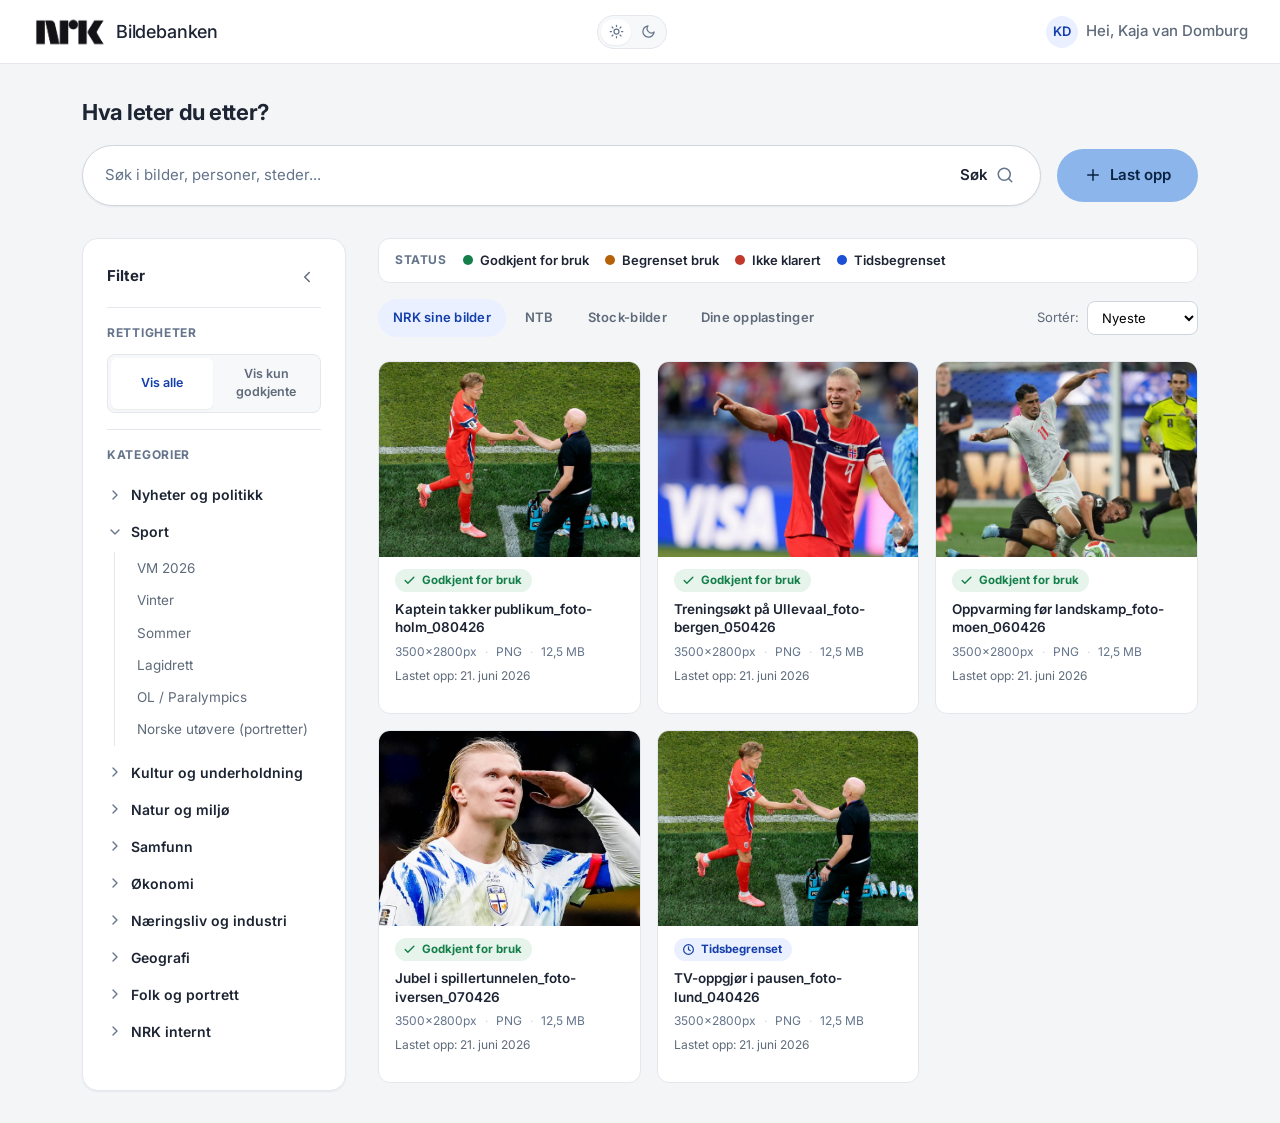
<file: index.html>
<!DOCTYPE html>
<html lang="no">
<head>
  <meta charset="UTF-8" />
  <meta name="viewport" content="width=device-width, initial-scale=1.0" />
  <title>Bildebanken – Oversikt</title>
  <link rel="preconnect" href="https://fonts.googleapis.com" />
  <link rel="preconnect" href="https://fonts.gstatic.com" crossorigin />
  <link href="https://fonts.googleapis.com/css2?family=Inter:wght@400;500;600;700&display=swap" rel="stylesheet" />
  <link rel="stylesheet" href="styles.css?v=8" />
  <script>(function(){try{if(localStorage.getItem('theme')==='dark')document.documentElement.setAttribute('data-theme','dark');}catch(e){}})();</script>
</head>
<body>
  <!-- Toppbar -->
  <header class="topbar">
    <a href="index.html" class="logo">
      <span class="logo-mark">
        <img src="Assets/NRKlogo-Core-Gray-950.webp" alt="NRK" />
      </span>
      Bildebanken
    </a>
    <div class="topbar-spacer"></div>
    <button class="theme-toggle" id="theme-toggle" type="button" aria-label="Bytt mellom lyst og mørkt tema" title="Bytt tema">
      <span class="theme-ic theme-sun"><svg viewBox="0 0 24 24" fill="none" stroke="currentColor" stroke-width="2" stroke-linecap="round" stroke-linejoin="round"><circle cx="12" cy="12" r="4"/><path d="M12 2v2M12 20v2M4.9 4.9l1.4 1.4M17.7 17.7l1.4 1.4M2 12h2M20 12h2M4.9 19.1l1.4-1.4M17.7 6.3l1.4-1.4"/></svg></span>
      <span class="theme-ic theme-moon"><svg viewBox="0 0 24 24" fill="none" stroke="currentColor" stroke-width="2" stroke-linecap="round" stroke-linejoin="round"><path d="M21 12.8A9 9 0 1 1 11.2 3a7 7 0 0 0 9.8 9.8z"/></svg></span>
    </button>
    <div class="topbar-spacer"></div>
    <span class="user-chip">
      <span class="avatar">KD</span>
      Hei, Kaja van Domburg
    </span>
  </header>

  <main class="page">
    <section class="search-hero">
      <h1>Hva leter du etter?</h1>
      <div class="search-row">
        <form class="search-big" onsubmit="return false;">
          <input type="text" placeholder="Søk i bilder, personer, steder..." aria-label="Søk i bilder" />
          <button type="submit" class="search-btn">
            Søk
            <svg viewBox="0 0 24 24" fill="none" stroke="currentColor" stroke-width="2" stroke-linecap="round" stroke-linejoin="round"><circle cx="11" cy="11" r="8"/><line x1="21" y1="21" x2="16.65" y2="16.65"/></svg>
          </button>
        </form>
        <a href="last-opp.html" class="btn btn-upload">
          <svg viewBox="0 0 24 24" fill="none" stroke="currentColor" stroke-width="2" stroke-linecap="round" stroke-linejoin="round"><line x1="12" y1="5" x2="12" y2="19"/><line x1="5" y1="12" x2="19" y2="12"/></svg>
          Last opp
        </a>
      </div>
    </section>

    <div class="content-layout variant" id="content-layout">
      <!-- Filter -->
      <aside class="filter-sidebar">
        <div class="filter-header">
          <h2>Filter</h2>
          <button class="filter-toggle-btn" id="toggle-filter" type="button" aria-label="Skjul filter" title="Skjul filter">
            <svg viewBox="0 0 24 24" fill="none" stroke="currentColor" stroke-width="2" stroke-linecap="round" stroke-linejoin="round"><polyline points="15 18 9 12 15 6"/></svg>
          </button>
        </div>

        <div class="filter-section">
          <h3>Rettigheter</h3>
          <div class="segmented" id="rights-toggle">
            <button type="button" data-rights="alle" class="is-active">Vis alle</button>
            <button type="button" data-rights="godkjente">Vis kun godkjente</button>
          </div>
        </div>

        <div class="filter-section">
          <h3>Kategorier</h3>
          <ul class="cat-list">
            <li>
              <div class="cat-parent">
                <svg viewBox="0 0 24 24" fill="none" stroke="currentColor" stroke-width="2" stroke-linecap="round" stroke-linejoin="round"><polyline points="9 18 15 12 9 6"/></svg>
                Nyheter og politikk
              </div>
            </li>
            <li>
              <div class="cat-parent is-open">
                <svg viewBox="0 0 24 24" fill="none" stroke="currentColor" stroke-width="2" stroke-linecap="round" stroke-linejoin="round"><polyline points="9 18 15 12 9 6"/></svg>
                Sport
              </div>
              <ul class="cat-sub">
                <li>VM 2026</li>
                <li>Vinter</li>
                <li>Sommer</li>
                <li>Lagidrett</li>
                <li>OL / Paralympics</li>
                <li>Norske utøvere (portretter)</li>
              </ul>
            </li>
            <li>
              <div class="cat-parent">
                <svg viewBox="0 0 24 24" fill="none" stroke="currentColor" stroke-width="2" stroke-linecap="round" stroke-linejoin="round"><polyline points="9 18 15 12 9 6"/></svg>
                Kultur og underholdning
              </div>
            </li>
            <li>
              <div class="cat-parent">
                <svg viewBox="0 0 24 24" fill="none" stroke="currentColor" stroke-width="2" stroke-linecap="round" stroke-linejoin="round"><polyline points="9 18 15 12 9 6"/></svg>
                Natur og miljø
              </div>
            </li>
            <li>
              <div class="cat-parent">
                <svg viewBox="0 0 24 24" fill="none" stroke="currentColor" stroke-width="2" stroke-linecap="round" stroke-linejoin="round"><polyline points="9 18 15 12 9 6"/></svg>
                Samfunn
              </div>
            </li>
            <li>
              <div class="cat-parent">
                <svg viewBox="0 0 24 24" fill="none" stroke="currentColor" stroke-width="2" stroke-linecap="round" stroke-linejoin="round"><polyline points="9 18 15 12 9 6"/></svg>
                Økonomi
              </div>
            </li>
            <li>
              <div class="cat-parent">
                <svg viewBox="0 0 24 24" fill="none" stroke="currentColor" stroke-width="2" stroke-linecap="round" stroke-linejoin="round"><polyline points="9 18 15 12 9 6"/></svg>
                Næringsliv og industri
              </div>
            </li>
            <li>
              <div class="cat-parent">
                <svg viewBox="0 0 24 24" fill="none" stroke="currentColor" stroke-width="2" stroke-linecap="round" stroke-linejoin="round"><polyline points="9 18 15 12 9 6"/></svg>
                Geografi
              </div>
            </li>
            <li>
              <div class="cat-parent">
                <svg viewBox="0 0 24 24" fill="none" stroke="currentColor" stroke-width="2" stroke-linecap="round" stroke-linejoin="round"><polyline points="9 18 15 12 9 6"/></svg>
                Folk og portrett
              </div>
            </li>
            <li>
              <div class="cat-parent">
                <svg viewBox="0 0 24 24" fill="none" stroke="currentColor" stroke-width="2" stroke-linecap="round" stroke-linejoin="round"><polyline points="9 18 15 12 9 6"/></svg>
                NRK internt
              </div>
            </li>
          </ul>
        </div>
      </aside>

      <!-- Innhold -->
      <section>
        <button type="button" class="btn btn-secondary show-filter-btn" id="show-filter">
          <svg viewBox="0 0 24 24" fill="none" stroke="currentColor" stroke-width="2" stroke-linecap="round" stroke-linejoin="round"><line x1="4" y1="21" x2="4" y2="14"/><line x1="4" y1="10" x2="4" y2="3"/><line x1="12" y1="21" x2="12" y2="12"/><line x1="12" y1="8" x2="12" y2="3"/><line x1="20" y1="21" x2="20" y2="16"/><line x1="20" y1="12" x2="20" y2="3"/><line x1="1" y1="14" x2="7" y2="14"/><line x1="9" y1="8" x2="15" y2="8"/><line x1="17" y1="16" x2="23" y2="16"/></svg>
          Vis filter
        </button>
        <div class="legend">
          <span class="legend-title">Status</span>
          <span class="legend-item"><span class="dot dot-green"></span> Godkjent for bruk</span>
          <span class="legend-item"><span class="dot dot-orange"></span> Begrenset bruk</span>
          <span class="legend-item"><span class="dot dot-red"></span> Ikke klarert</span>
          <span class="legend-item"><span class="dot dot-blue"></span> Tidsbegrenset</span>
        </div>

        <div class="toolbar">
          <div class="tabs" id="source-tabs">
            <button type="button" class="tab is-active" data-source="nrk">NRK sine bilder</button>
            <button type="button" class="tab" data-source="ntb">NTB</button>
            <button type="button" class="tab" data-source="stock">Stock-bilder</button>
            <button type="button" class="tab" data-source="uploads">Dine opplastinger</button>
          </div>
          <div class="sort">
            <label for="sort-select">Sortér:</label>
            <select id="sort-select">
              <option>Nyeste</option>
              <option>Eldste</option>
              <option>Mest brukt</option>
              <option>Tittel (A–Å)</option>
            </select>
          </div>
        </div>

        <p class="source-info" id="source-info" hidden>
          Her finner du bilder fra Adobe Stock. Du må be om tillatelse til å kjøpe bildet.
          <a href="index-stock-modal.html">Se modal-variant</a>
        </p>

        <div class="empty-state" id="empty-state" hidden>
          <p id="empty-msg">Ingen bilder å vise.</p>
          <a href="last-opp.html" class="btn btn-primary" id="empty-cta">Last opp bilde</a>
        </div>

        <div class="grid" id="image-grid">
          <!-- Kortene fylles inn av app.js -->
        </div>
      </section>
    </div>
  </main>

  <div class="toast" id="toast">
    <span class="toast-icon">
      <svg viewBox="0 0 24 24" fill="none" stroke="currentColor" stroke-width="2" stroke-linecap="round" stroke-linejoin="round"><path d="M20 6L9 17l-5-5"/></svg>
    </span>
    <span id="toast-msg"></span>
  </div>

  <script src="app.js"></script>
</body>
</html>
</file>
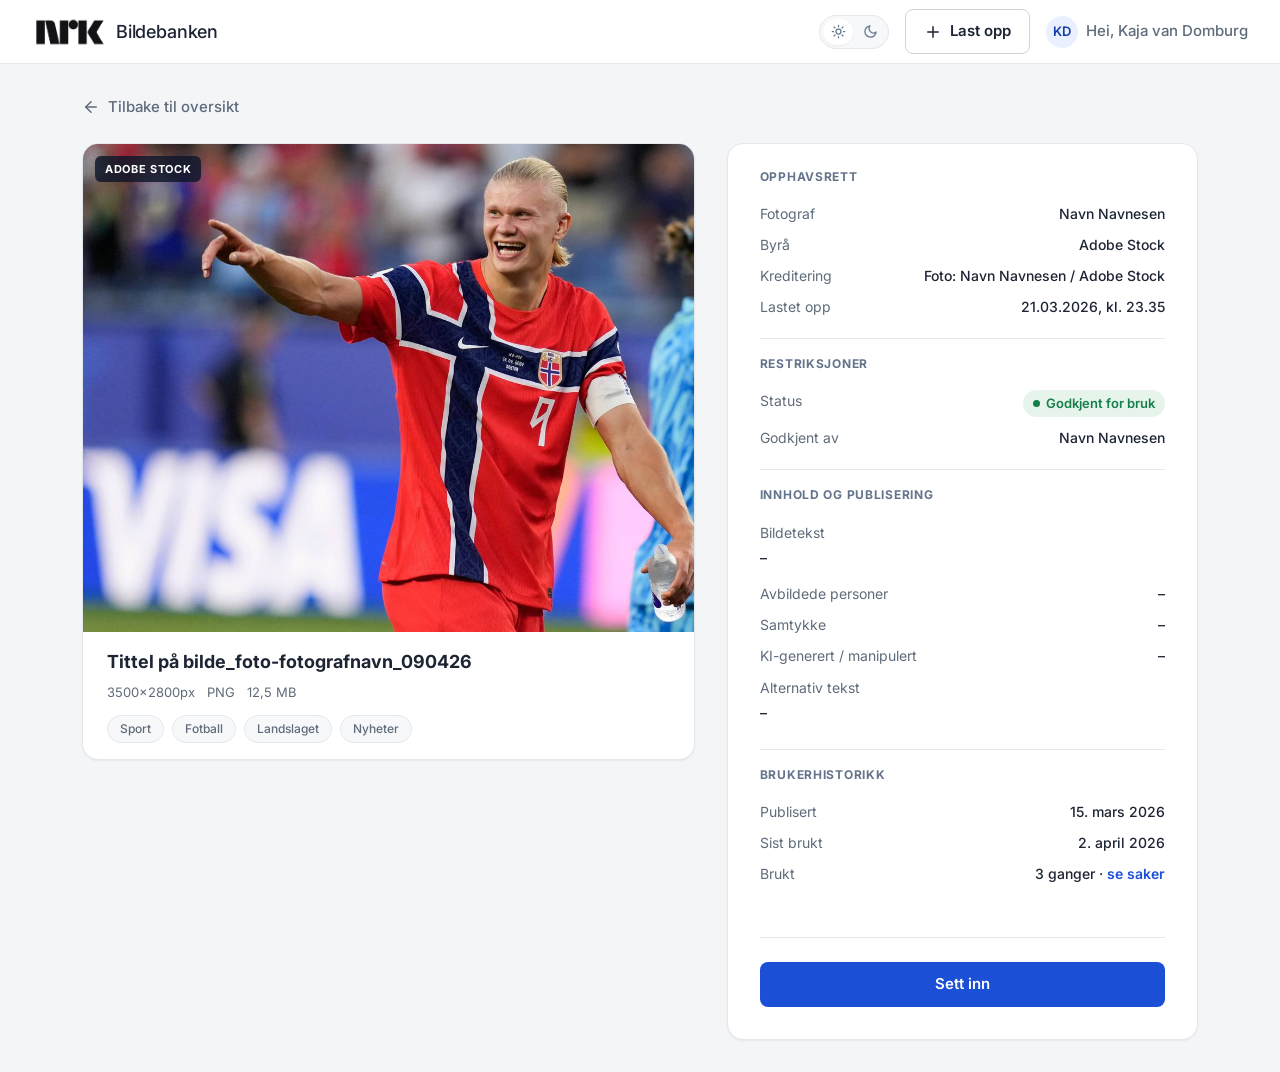
<file: detaljer.html>
<!DOCTYPE html>
<html lang="no">
<head>
  <meta charset="UTF-8" />
  <meta name="viewport" content="width=device-width, initial-scale=1.0" />
  <title>Bildedetaljer – Bildebanken</title>
  <link rel="preconnect" href="https://fonts.googleapis.com" />
  <link rel="preconnect" href="https://fonts.gstatic.com" crossorigin />
  <link href="https://fonts.googleapis.com/css2?family=Inter:wght@400;500;600;700&display=swap" rel="stylesheet" />
  <link rel="stylesheet" href="styles.css?v=6" />
  <script>(function(){try{if(localStorage.getItem('theme')==='dark')document.documentElement.setAttribute('data-theme','dark');}catch(e){}})();</script>
</head>
<body>
  <!-- Toppbar -->
  <header class="topbar">
    <a href="index.html" class="logo">
      <span class="logo-mark">
        <img src="Assets/NRKlogo-Core-Gray-950.webp" alt="NRK" />
      </span>
      Bildebanken
    </a>
    <div class="topbar-spacer"></div>
    <div class="topbar-actions">
      <button class="theme-toggle" id="theme-toggle" type="button" aria-label="Bytt mellom lyst og mørkt tema" title="Bytt tema">
        <span class="theme-ic theme-sun"><svg viewBox="0 0 24 24" fill="none" stroke="currentColor" stroke-width="2" stroke-linecap="round" stroke-linejoin="round"><circle cx="12" cy="12" r="4"/><path d="M12 2v2M12 20v2M4.9 4.9l1.4 1.4M17.7 17.7l1.4 1.4M2 12h2M20 12h2M4.9 19.1l1.4-1.4M17.7 6.3l1.4-1.4"/></svg></span>
        <span class="theme-ic theme-moon"><svg viewBox="0 0 24 24" fill="none" stroke="currentColor" stroke-width="2" stroke-linecap="round" stroke-linejoin="round"><path d="M21 12.8A9 9 0 1 1 11.2 3a7 7 0 0 0 9.8 9.8z"/></svg></span>
      </button>
      <a href="last-opp.html" class="btn btn-secondary">
        <svg viewBox="0 0 24 24" fill="none" stroke="currentColor" stroke-width="2" stroke-linecap="round" stroke-linejoin="round"><line x1="12" y1="5" x2="12" y2="19"/><line x1="5" y1="12" x2="19" y2="12"/></svg>
        Last opp
      </a>
      <span class="user-chip">
        <span class="avatar">KD</span>
        Hei, Kaja van Domburg
      </span>
    </div>
  </header>

  <main class="page">
    <a href="index.html" class="back-link">
      <svg viewBox="0 0 24 24" fill="none" stroke="currentColor" stroke-width="2" stroke-linecap="round" stroke-linejoin="round"><line x1="19" y1="12" x2="5" y2="12"/><polyline points="12 19 5 12 12 5"/></svg>
      Tilbake til oversikt
    </a>

    <div class="detail-layout">
      <!-- Bilde -->
      <section class="detail-media">
        <div class="detail-image" id="detail-image">
          <span class="source-badge" id="detail-source">ADOBE STOCK</span>
          <img id="detail-photo" src="Assets/K83Y1iTxWpqkzrPEq3XOigUQHZ1o1wRWf2-6cj6-jMvg.jpg" alt="" />
        </div>
        <div class="detail-caption">
          <h1 id="detail-title">Tittel på bilde_foto-fotografnavn_090426</h1>
          <div class="media-specs">
            <span>3500x2800px</span>
            <span>PNG</span>
            <span>12,5 MB</span>
          </div>
          <div class="tags" style="padding: 0;" id="detail-tags">
            <span class="tag">Sport</span>
            <span class="tag">Fotball</span>
            <span class="tag">Landslaget</span>
            <span class="tag">Nyheter</span>
          </div>
        </div>
      </section>

      <!-- Metadata -->
      <aside class="detail-panel">
        <div class="meta-section">
          <h2>Opphavsrett</h2>
          <div class="meta-row"><span class="label">Fotograf</span><span class="value" id="detail-photographer">Navn Navnesen</span></div>
          <div class="meta-row"><span class="label">Byrå</span><span class="value" id="detail-agency">Adobe Stock</span></div>
          <div class="meta-row"><span class="label">Kreditering</span><span class="value" id="detail-credit">Foto: Navn Navnesen / Adobe Stock</span></div>
          <div class="meta-row" id="detail-price-row" style="display: none;"><span class="label">Pris</span><span class="value" id="detail-price">–</span></div>
          <div class="meta-row"><span class="label">Lastet opp</span><span class="value">21.03.2026, kl. 23.35</span></div>
        </div>

        <div class="meta-section">
          <h2>Restriksjoner</h2>
          <div class="meta-row">
            <span class="label">Status</span>
            <span class="value"><span class="status-pill" id="detail-status"><span class="dot"></span> Godkjent for bruk</span></span>
          </div>
          <div class="meta-row" id="detail-approver-row"><span class="label">Godkjent av</span><span class="value">Navn Navnesen</span></div>
          <p class="meta-note" id="detail-reason" style="display: none;"></p>
        </div>

        <div class="meta-section">
          <h2>Innhold og publisering</h2>
          <div class="meta-block">
            <span class="label">Bildetekst</span>
            <p class="meta-text" id="detail-caption">–</p>
          </div>
          <div class="meta-row">
            <span class="label">Avbildede personer</span>
            <span class="value" id="detail-persons">–</span>
          </div>
          <div class="meta-row">
            <span class="label">Samtykke</span>
            <span class="value" id="detail-consent">–</span>
          </div>
          <div class="meta-row">
            <span class="label">KI-generert / manipulert</span>
            <span class="value" id="detail-ai">–</span>
          </div>
          <div class="meta-block">
            <span class="label">Alternativ tekst</span>
            <p class="meta-text" id="detail-alt">–</p>
          </div>
        </div>

        <div class="meta-section" id="detail-history-section">
          <h2>Brukerhistorikk</h2>
          <div class="meta-row"><span class="label">Publisert</span><span class="value">15. mars 2026</span></div>
          <div class="meta-row"><span class="label">Sist brukt</span><span class="value">2. april 2026</span></div>
          <div class="meta-row"><span class="label">Brukt</span><span class="value">3 ganger · <span class="link-inline" id="see-cases">se saker</span></span></div>
        </div>

        <div class="form-actions" id="detail-actions">
          <button type="button" class="btn btn-primary" id="insert-btn">Sett inn</button>
        </div>
      </aside>
    </div>
  </main>

  <div class="toast" id="toast">
    <span class="toast-icon">
      <svg viewBox="0 0 24 24" fill="none" stroke="currentColor" stroke-width="2" stroke-linecap="round" stroke-linejoin="round"><path d="M20 6L9 17l-5-5"/></svg>
    </span>
    <span id="toast-msg"></span>
  </div>

  <script src="app.js"></script>
</body>
</html>
</file>
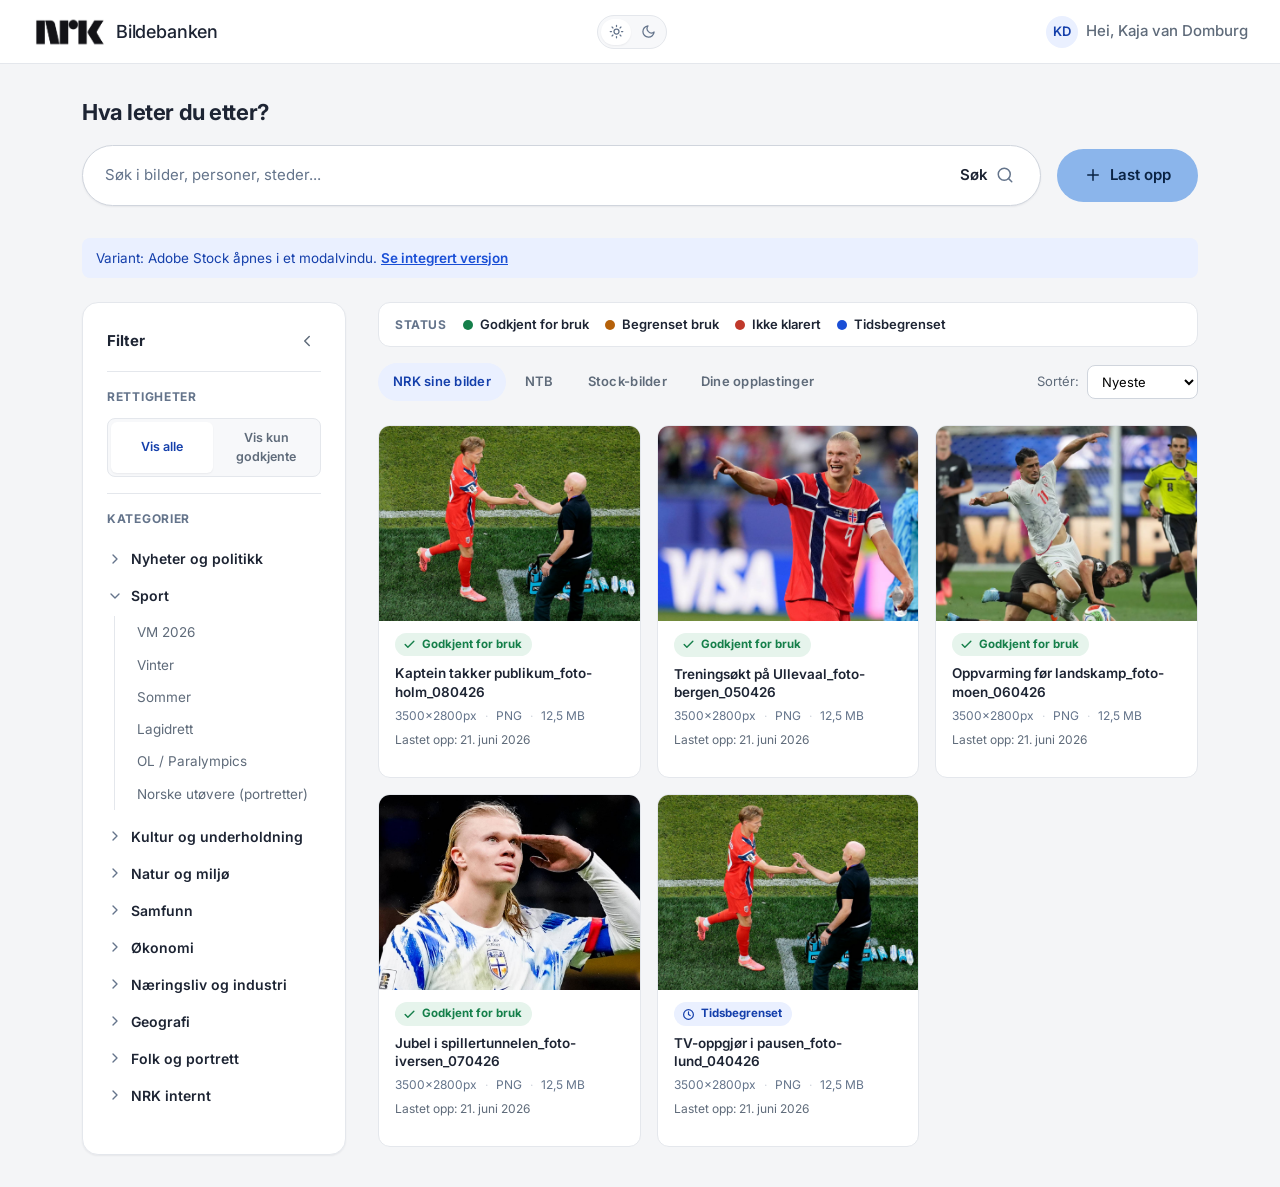
<file: index-stock-modal.html>
<!DOCTYPE html>
<html lang="no">
<head>
  <meta charset="UTF-8" />
  <meta name="viewport" content="width=device-width, initial-scale=1.0" />
  <title>Bildebanken – Adobe Stock (modal)</title>
  <link rel="preconnect" href="https://fonts.googleapis.com" />
  <link rel="preconnect" href="https://fonts.gstatic.com" crossorigin />
  <link href="https://fonts.googleapis.com/css2?family=Inter:wght@400;500;600;700&display=swap" rel="stylesheet" />
  <link rel="stylesheet" href="styles.css?v=10" />
  <script>(function(){try{if(localStorage.getItem('theme')==='dark')document.documentElement.setAttribute('data-theme','dark');}catch(e){}})();</script>
</head>
<body data-stock-modal-page>
  <header class="topbar">
    <a href="index.html" class="logo">
      <span class="logo-mark">
        <img src="Assets/NRKlogo-Core-Gray-950.webp" alt="NRK" />
      </span>
      Bildebanken
    </a>
    <div class="topbar-spacer"></div>
    <button class="theme-toggle" id="theme-toggle" type="button" aria-label="Bytt mellom lyst og mørkt tema" title="Bytt tema">
      <span class="theme-ic theme-sun"><svg viewBox="0 0 24 24" fill="none" stroke="currentColor" stroke-width="2" stroke-linecap="round" stroke-linejoin="round"><circle cx="12" cy="12" r="4"/><path d="M12 2v2M12 20v2M4.9 4.9l1.4 1.4M17.7 17.7l1.4 1.4M2 12h2M20 12h2M4.9 19.1l1.4-1.4M17.7 6.3l1.4-1.4"/></svg></span>
      <span class="theme-ic theme-moon"><svg viewBox="0 0 24 24" fill="none" stroke="currentColor" stroke-width="2" stroke-linecap="round" stroke-linejoin="round"><path d="M21 12.8A9 9 0 1 1 11.2 3a7 7 0 0 0 9.8 9.8z"/></svg></span>
    </button>
    <div class="topbar-spacer"></div>
    <span class="user-chip">
      <span class="avatar">KD</span>
      Hei, Kaja van Domburg
    </span>
  </header>

  <main class="page">
    <section class="search-hero">
      <h1>Hva leter du etter?</h1>
      <div class="search-row">
        <form class="search-big" onsubmit="return false;">
          <input type="text" placeholder="Søk i bilder, personer, steder..." aria-label="Søk i bilder" />
          <button type="submit" class="search-btn">
            Søk
            <svg viewBox="0 0 24 24" fill="none" stroke="currentColor" stroke-width="2" stroke-linecap="round" stroke-linejoin="round"><circle cx="11" cy="11" r="8"/><line x1="21" y1="21" x2="16.65" y2="16.65"/></svg>
          </button>
        </form>
        <a href="last-opp.html" class="btn btn-upload">
          <svg viewBox="0 0 24 24" fill="none" stroke="currentColor" stroke-width="2" stroke-linecap="round" stroke-linejoin="round"><line x1="12" y1="5" x2="12" y2="19"/><line x1="5" y1="12" x2="19" y2="12"/></svg>
          Last opp
        </a>
      </div>
    </section>

    <p class="variant-banner">
      Variant: Adobe Stock åpnes i et modalvindu.
      <a href="index.html">Se integrert versjon</a>
    </p>

    <div class="content-layout variant" id="content-layout">
      <aside class="filter-sidebar">
        <div class="filter-header">
          <h2>Filter</h2>
          <button class="filter-toggle-btn" id="toggle-filter" type="button" aria-label="Skjul filter" title="Skjul filter">
            <svg viewBox="0 0 24 24" fill="none" stroke="currentColor" stroke-width="2" stroke-linecap="round" stroke-linejoin="round"><polyline points="15 18 9 12 15 6"/></svg>
          </button>
        </div>
        <div class="filter-section">
          <h3>Rettigheter</h3>
          <div class="segmented" id="rights-toggle">
            <button type="button" data-rights="alle" class="is-active">Vis alle</button>
            <button type="button" data-rights="godkjente">Vis kun godkjente</button>
          </div>
        </div>
        <div class="filter-section">
          <h3>Kategorier</h3>
          <ul class="cat-list">
            <li>
              <div class="cat-parent">
                <svg viewBox="0 0 24 24" fill="none" stroke="currentColor" stroke-width="2" stroke-linecap="round" stroke-linejoin="round"><polyline points="9 18 15 12 9 6"/></svg>
                Nyheter og politikk
              </div>
            </li>
            <li>
              <div class="cat-parent is-open">
                <svg viewBox="0 0 24 24" fill="none" stroke="currentColor" stroke-width="2" stroke-linecap="round" stroke-linejoin="round"><polyline points="9 18 15 12 9 6"/></svg>
                Sport
              </div>
              <ul class="cat-sub">
                <li>VM 2026</li>
                <li>Vinter</li>
                <li>Sommer</li>
                <li>Lagidrett</li>
                <li>OL / Paralympics</li>
                <li>Norske utøvere (portretter)</li>
              </ul>
            </li>
            <li>
              <div class="cat-parent">
                <svg viewBox="0 0 24 24" fill="none" stroke="currentColor" stroke-width="2" stroke-linecap="round" stroke-linejoin="round"><polyline points="9 18 15 12 9 6"/></svg>
                Kultur og underholdning
              </div>
            </li>
            <li>
              <div class="cat-parent">
                <svg viewBox="0 0 24 24" fill="none" stroke="currentColor" stroke-width="2" stroke-linecap="round" stroke-linejoin="round"><polyline points="9 18 15 12 9 6"/></svg>
                Natur og miljø
              </div>
            </li>
            <li>
              <div class="cat-parent">
                <svg viewBox="0 0 24 24" fill="none" stroke="currentColor" stroke-width="2" stroke-linecap="round" stroke-linejoin="round"><polyline points="9 18 15 12 9 6"/></svg>
                Samfunn
              </div>
            </li>
            <li>
              <div class="cat-parent">
                <svg viewBox="0 0 24 24" fill="none" stroke="currentColor" stroke-width="2" stroke-linecap="round" stroke-linejoin="round"><polyline points="9 18 15 12 9 6"/></svg>
                Økonomi
              </div>
            </li>
            <li>
              <div class="cat-parent">
                <svg viewBox="0 0 24 24" fill="none" stroke="currentColor" stroke-width="2" stroke-linecap="round" stroke-linejoin="round"><polyline points="9 18 15 12 9 6"/></svg>
                Næringsliv og industri
              </div>
            </li>
            <li>
              <div class="cat-parent">
                <svg viewBox="0 0 24 24" fill="none" stroke="currentColor" stroke-width="2" stroke-linecap="round" stroke-linejoin="round"><polyline points="9 18 15 12 9 6"/></svg>
                Geografi
              </div>
            </li>
            <li>
              <div class="cat-parent">
                <svg viewBox="0 0 24 24" fill="none" stroke="currentColor" stroke-width="2" stroke-linecap="round" stroke-linejoin="round"><polyline points="9 18 15 12 9 6"/></svg>
                Folk og portrett
              </div>
            </li>
            <li>
              <div class="cat-parent">
                <svg viewBox="0 0 24 24" fill="none" stroke="currentColor" stroke-width="2" stroke-linecap="round" stroke-linejoin="round"><polyline points="9 18 15 12 9 6"/></svg>
                NRK internt
              </div>
            </li>
          </ul>
        </div>
      </aside>

      <section>
        <button type="button" class="btn btn-secondary show-filter-btn" id="show-filter">
          <svg viewBox="0 0 24 24" fill="none" stroke="currentColor" stroke-width="2" stroke-linecap="round" stroke-linejoin="round"><line x1="4" y1="21" x2="4" y2="14"/><line x1="4" y1="10" x2="4" y2="3"/><line x1="12" y1="21" x2="12" y2="12"/><line x1="12" y1="8" x2="12" y2="3"/><line x1="20" y1="21" x2="20" y2="16"/><line x1="20" y1="12" x2="20" y2="3"/><line x1="1" y1="14" x2="7" y2="14"/><line x1="9" y1="8" x2="15" y2="8"/><line x1="17" y1="16" x2="23" y2="16"/></svg>
          Vis filter
        </button>
        <div class="legend">
          <span class="legend-title">Status</span>
          <span class="legend-item"><span class="dot dot-green"></span> Godkjent for bruk</span>
          <span class="legend-item"><span class="dot dot-orange"></span> Begrenset bruk</span>
          <span class="legend-item"><span class="dot dot-red"></span> Ikke klarert</span>
          <span class="legend-item"><span class="dot dot-blue"></span> Tidsbegrenset</span>
        </div>

        <div class="toolbar">
          <div class="tabs" id="source-tabs">
            <button type="button" class="tab is-active" data-source="nrk">NRK sine bilder</button>
            <button type="button" class="tab" data-source="ntb">NTB</button>
            <button type="button" class="tab" data-source="stock" data-opens-modal>Stock-bilder</button>
            <button type="button" class="tab" data-source="uploads">Dine opplastinger</button>
          </div>
          <div class="sort">
            <label for="sort-select">Sortér:</label>
            <select id="sort-select">
              <option>Nyeste</option>
              <option>Eldste</option>
              <option>Mest brukt</option>
              <option>Tittel (A–Å)</option>
            </select>
          </div>
        </div>

        <div class="empty-state" id="empty-state" hidden>
          <p id="empty-msg">Ingen bilder å vise.</p>
          <a href="last-opp.html" class="btn btn-primary" id="empty-cta">Last opp bilde</a>
        </div>

        <div class="grid" id="image-grid"></div>
      </section>
    </div>
  </main>

  <!-- Adobe Stock – forenklet modal (ikke full integrasjon) -->
  <div class="modal-overlay" id="stock-modal" hidden>
    <div class="modal-dialog stock-modal-dialog" role="dialog" aria-modal="true" aria-labelledby="stock-modal-title">
      <header class="modal-header">
        <div>
          <h2 id="stock-modal-title">Adobe Stock</h2>
          <p class="modal-sub">Kuraterte forslag – velg et bilde uten å forlate bildebanken.</p>
        </div>
        <button type="button" class="modal-close" id="stock-modal-close" aria-label="Lukk">
          <svg viewBox="0 0 24 24" fill="none" stroke="currentColor" stroke-width="2" stroke-linecap="round" stroke-linejoin="round"><line x1="18" y1="6" x2="6" y2="18"/><line x1="6" y1="6" x2="18" y2="18"/></svg>
        </button>
      </header>

      <div class="modal-toolbar">
        <form class="modal-search" onsubmit="return false;">
          <svg viewBox="0 0 24 24" fill="none" stroke="currentColor" stroke-width="2" stroke-linecap="round" stroke-linejoin="round"><circle cx="11" cy="11" r="8"/><line x1="21" y1="21" x2="16.65" y2="16.65"/></svg>
          <input type="search" id="stock-modal-search" placeholder="Søk blant forslag..." aria-label="Søk i Adobe Stock-forslag" />
        </form>
        <div class="modal-chips" id="stock-modal-chips">
          <button type="button" class="chip is-active" data-chip="alle">Alle</button>
          <button type="button" class="chip" data-chip="sport">Sport</button>
          <button type="button" class="chip" data-chip="fotball">Fotball</button>
        </div>
      </div>

      <div class="modal-body">
        <div class="stock-modal-grid" id="stock-modal-grid"></div>
        <p class="stock-modal-empty" id="stock-modal-empty" hidden>Ingen bilder matcher søket.</p>
      </div>

      <footer class="modal-footer">
        <div class="stock-modal-selection" id="stock-modal-selection">
          <p class="stock-modal-selection-empty">Velg et bilde for å fortsette</p>
        </div>
        <div class="modal-actions">
          <button type="button" class="btn btn-ghost" id="stock-modal-cancel">Avbryt</button>
          <button type="button" class="btn btn-primary" id="stock-modal-request" disabled>Be om tillatelse</button>
        </div>
        <a href="https://stock.adobe.com" target="_blank" rel="noopener noreferrer" class="stock-external-link">Trenger du flere valg? Åpne full Adobe Stock ↗</a>
      </footer>
    </div>
  </div>

  <div class="toast" id="toast">
    <span class="toast-icon">
      <svg viewBox="0 0 24 24" fill="none" stroke="currentColor" stroke-width="2" stroke-linecap="round" stroke-linejoin="round"><path d="M20 6L9 17l-5-5"/></svg>
    </span>
    <span id="toast-msg"></span>
  </div>

  <script src="app.js"></script>
</body>
</html>
</file>
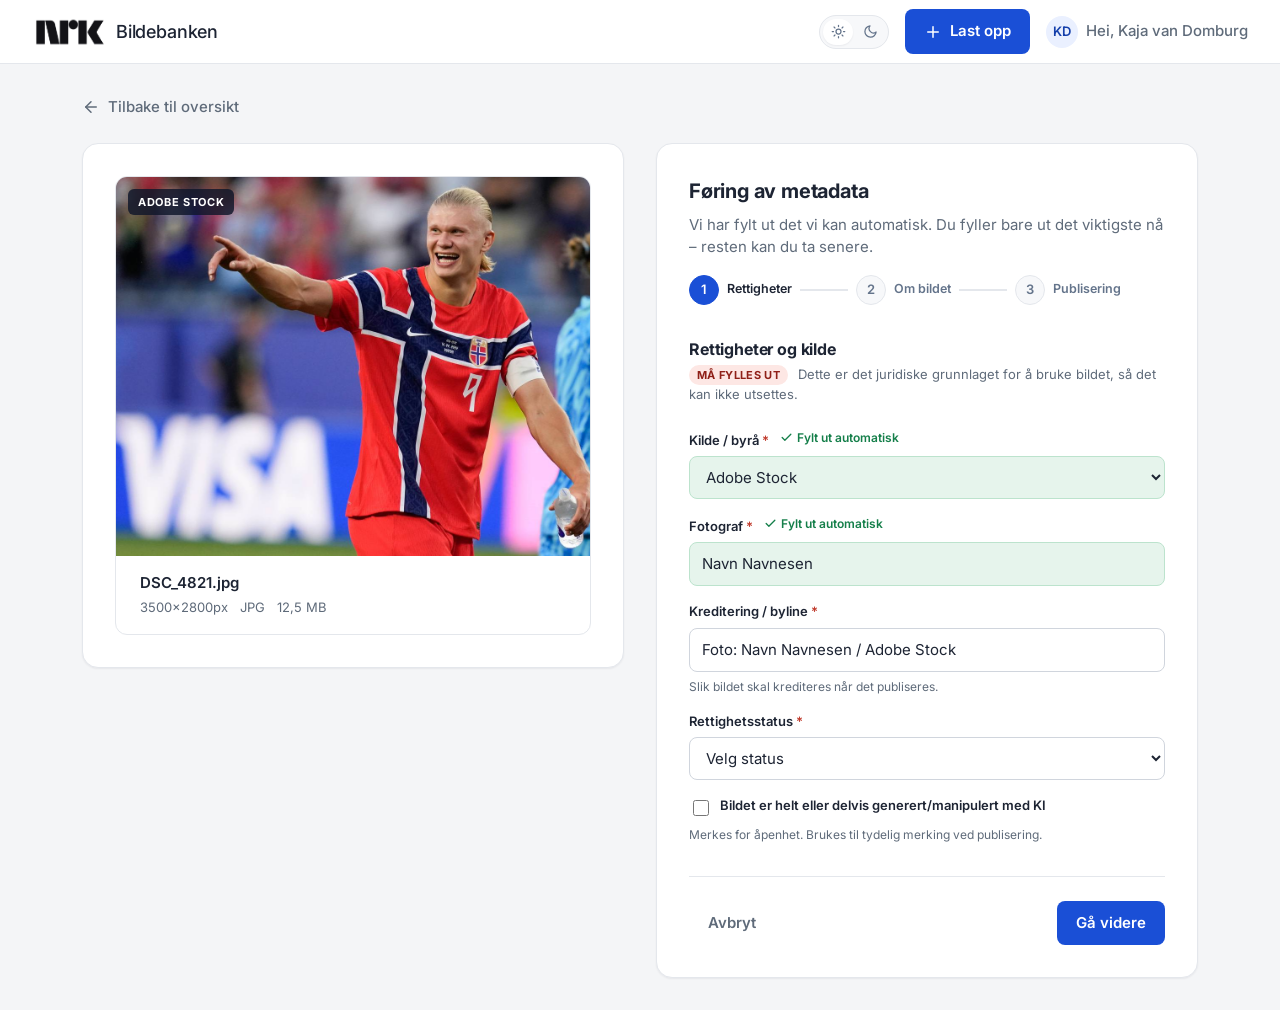
<file: last-opp-steg.html>
<!DOCTYPE html>
<html lang="no">
<head>
  <meta charset="UTF-8" />
  <meta name="viewport" content="width=device-width, initial-scale=1.0" />
  <title>Last opp – stegvis – Bildebanken</title>
  <link rel="preconnect" href="https://fonts.googleapis.com" />
  <link rel="preconnect" href="https://fonts.gstatic.com" crossorigin />
  <link href="https://fonts.googleapis.com/css2?family=Inter:wght@400;500;600;700&display=swap" rel="stylesheet" />
  <link rel="stylesheet" href="styles.css?v=6" />
  <script>(function(){try{if(localStorage.getItem('theme')==='dark')document.documentElement.setAttribute('data-theme','dark');}catch(e){}})();</script>
</head>
<body>
  <!-- Toppbar -->
  <header class="topbar">
    <a href="index.html" class="logo">
      <span class="logo-mark">
        <img src="Assets/NRKlogo-Core-Gray-950.webp" alt="NRK" />
      </span>
      Bildebanken
    </a>
    <div class="topbar-spacer"></div>
    <div class="topbar-actions">
      <button class="theme-toggle" id="theme-toggle" type="button" aria-label="Bytt mellom lyst og mørkt tema" title="Bytt tema">
        <span class="theme-ic theme-sun"><svg viewBox="0 0 24 24" fill="none" stroke="currentColor" stroke-width="2" stroke-linecap="round" stroke-linejoin="round"><circle cx="12" cy="12" r="4"/><path d="M12 2v2M12 20v2M4.9 4.9l1.4 1.4M17.7 17.7l1.4 1.4M2 12h2M20 12h2M4.9 19.1l1.4-1.4M17.7 6.3l1.4-1.4"/></svg></span>
        <span class="theme-ic theme-moon"><svg viewBox="0 0 24 24" fill="none" stroke="currentColor" stroke-width="2" stroke-linecap="round" stroke-linejoin="round"><path d="M21 12.8A9 9 0 1 1 11.2 3a7 7 0 0 0 9.8 9.8z"/></svg></span>
      </button>
      <a href="last-opp.html" class="btn btn-primary">
        <svg viewBox="0 0 24 24" fill="none" stroke="currentColor" stroke-width="2" stroke-linecap="round" stroke-linejoin="round"><line x1="12" y1="5" x2="12" y2="19"/><line x1="5" y1="12" x2="19" y2="12"/></svg>
        Last opp
      </a>
      <span class="user-chip">
        <span class="avatar">KD</span>
        Hei, Kaja van Domburg
      </span>
    </div>
  </header>

  <main class="page">
    <a href="index.html" class="back-link">
      <svg viewBox="0 0 24 24" fill="none" stroke="currentColor" stroke-width="2" stroke-linecap="round" stroke-linejoin="round"><line x1="19" y1="12" x2="5" y2="12"/><polyline points="12 19 5 12 12 5"/></svg>
      Tilbake til oversikt
    </a>

    <div class="upload-grid">
      <!-- Venstre: opplastet bilde -->
      <section class="panel">
        <div class="media-preview">
          <div class="media-thumb">
            <span class="source-badge">ADOBE STOCK</span>
            <img src="Assets/K83Y1iTxWpqkzrPEq3XOigUQHZ1o1wRWf2-6cj6-jMvg.jpg" alt="Opplastet bilde" />
          </div>
          <div class="media-meta">
            <p class="media-title">DSC_4821.jpg</p>
            <div class="media-specs">
              <span>3500x2800px</span>
              <span>JPG</span>
              <span>12,5 MB</span>
            </div>
          </div>
        </div>
      </section>

      <!-- Høyre: stegvis metadataskjema -->
      <section class="panel">
        <div class="form-head">
          <h2>Føring av metadata</h2>
          <p>Vi har fylt ut det vi kan automatisk. Du fyller bare ut det viktigste nå – resten kan du ta senere.</p>
          <div class="stepper" id="stepper">
            <span class="step-item is-active" data-step="1">
              <span class="step">1</span>
              <span class="step-label">Rettigheter</span>
            </span>
            <span class="step-line"></span>
            <span class="step-item" data-step="2">
              <span class="step">2</span>
              <span class="step-label">Om bildet</span>
            </span>
            <span class="step-line"></span>
            <span class="step-item" data-step="3">
              <span class="step">3</span>
              <span class="step-label">Publisering</span>
            </span>
          </div>
        </div>

        <form id="wizard-form" novalidate>
          <!-- Steg 1: Rettigheter og kilde (obligatorisk) -->
          <div class="wizard-step is-active" data-step="1">
            <h3 class="step-section-title">Rettigheter og kilde</h3>
            <p class="step-section-sub">
              <span class="req-pill">Må fylles ut</span>
              Dette er det juridiske grunnlaget for å bruke bildet, så det kan ikke utsettes.
            </p>

            <div class="field">
              <label>
                Kilde / byrå <span class="req">*</span>
                <span class="auto-hint">
                  <svg viewBox="0 0 24 24" fill="none" stroke="currentColor" stroke-width="2.4" stroke-linecap="round" stroke-linejoin="round"><path d="M20 6L9 17l-5-5"/></svg>
                  Fylt ut automatisk
                </span>
              </label>
              <select class="select is-auto">
                <option>NRK sine bilder</option>
                <option>NTB</option>
                <option selected>Adobe Stock</option>
                <option>Dine opplastinger</option>
              </select>
            </div>

            <div class="field">
              <label>
                Fotograf <span class="req">*</span>
                <span class="auto-hint">
                  <svg viewBox="0 0 24 24" fill="none" stroke="currentColor" stroke-width="2.4" stroke-linecap="round" stroke-linejoin="round"><path d="M20 6L9 17l-5-5"/></svg>
                  Fylt ut automatisk
                </span>
              </label>
              <input class="input is-auto" type="text" value="Navn Navnesen" />
            </div>

            <div class="field">
              <label>Kreditering / byline <span class="req">*</span></label>
              <input class="input" id="credit-input" type="text" value="Foto: Navn Navnesen / Adobe Stock" />
              <p class="field-hint">Slik bildet skal krediteres når det publiseres.</p>
            </div>

            <div class="field">
              <label>Rettighetsstatus <span class="req">*</span></label>
              <select class="select" id="status-select" required>
                <option value="" selected disabled>Velg status</option>
                <option>Godkjent for bruk</option>
                <option>Begrenset bruk</option>
                <option>Ikke klarert</option>
                <option>Tidsbegrenset</option>
              </select>
            </div>

            <div class="field" id="reason-field" style="display: none;">
              <label>Begrunnelse for begrensning</label>
              <textarea class="textarea" placeholder="Beskriv hvilke begrensninger som gjelder, og evt. dato."></textarea>
            </div>

            <div class="field">
              <div class="check-row">
                <input type="checkbox" id="ai-check" />
                <label for="ai-check">Bildet er helt eller delvis generert/manipulert med KI</label>
              </div>
              <p class="field-hint">Merkes for åpenhet. Brukes til tydelig merking ved publisering.</p>
            </div>

            <div class="wizard-actions">
              <a href="index.html" class="btn btn-ghost">Avbryt</a>
              <div class="wizard-actions-right">
                <button type="button" class="btn btn-primary" data-action="next">Gå videre</button>
              </div>
            </div>
          </div>

          <!-- Steg 2: Om bildet (kan utsettes) -->
          <div class="wizard-step" data-step="2">
            <h3 class="step-section-title">Om bildet</h3>
            <p class="step-section-sub">
              <span class="opt-pill">Kan tas senere</span>
              Beskrivende informasjon som gjør bildet lettere å finne igjen.
            </p>

            <div class="field">
              <label>Tittel</label>
              <input class="input" type="text" placeholder="Kort, beskrivende tittel" />
            </div>

            <div class="field">
              <label>Bildetekst / beskrivelse</label>
              <textarea class="textarea" placeholder="Hva skjer på bildet? Hvem, hva, hvor."></textarea>
            </div>

            <div class="field-row">
              <div class="field">
                <label>
                  Dato tatt
                  <span class="auto-hint">
                    <svg viewBox="0 0 24 24" fill="none" stroke="currentColor" stroke-width="2.4" stroke-linecap="round" stroke-linejoin="round"><path d="M20 6L9 17l-5-5"/></svg>
                    Auto
                  </span>
                </label>
                <input class="input is-auto" type="text" value="21.03.2026" />
              </div>
              <div class="field">
                <label>Sted</label>
                <input class="input" type="text" placeholder="By, land" />
              </div>
            </div>

            <div class="field">
              <label>Avbildede personer</label>
              <input class="input" type="text" placeholder="Navn på gjenkjennelige personer" />
              <div class="check-row">
                <input type="checkbox" id="consent-check" />
                <label for="consent-check">Samtykke er innhentet for avbildede personer</label>
              </div>
            </div>

            <div class="field">
              <label>Emneord</label>
              <input class="input" type="text" placeholder="F.eks. sport, fotball, landslaget" />
              <p class="field-hint">Skill med komma. Hjelper søk og gjenfinning.</p>
            </div>

            <div class="wizard-actions">
              <button type="button" class="btn btn-ghost" data-action="back">Tilbake</button>
              <div class="wizard-actions-right">
                <button type="button" class="btn btn-secondary" data-action="skip">Hopp over – fyll ut senere</button>
                <button type="button" class="btn btn-primary" data-action="next">Gå videre</button>
              </div>
            </div>
          </div>

          <!-- Steg 3: For publisering (kan utsettes) -->
          <div class="wizard-step" data-step="3">
            <h3 class="step-section-title">Klart for publisering</h3>
            <p class="step-section-sub">
              <span class="opt-pill">Kan tas senere</span>
              Det siste som trengs før bildet kan ut i en publisert sak.
            </p>

            <div class="field">
              <label>Alternativ tekst (alt-tekst)</label>
              <textarea class="textarea" id="alt-input" placeholder="Beskriv bildet for skjermlesere og når bildet ikke vises."></textarea>
              <p class="field-hint">Kort, konkret beskrivelse av motivet – viktig for universell utforming.</p>
            </div>

            <div class="info-box">
              <svg viewBox="0 0 24 24" fill="none" stroke="currentColor" stroke-width="2" stroke-linecap="round" stroke-linejoin="round"><circle cx="12" cy="12" r="10"/><line x1="12" y1="16" x2="12" y2="12"/><line x1="12" y1="8" x2="12.01" y2="8"/></svg>
              <span>Alt-tekst og samtykke kreves før bildet kan settes inn i en publisert sak. Du kan trygt lagre nå og fylle ut resten senere – bildet markeres da som «ufullstendig».</span>
            </div>

            <div class="wizard-actions">
              <button type="button" class="btn btn-ghost" data-action="back">Tilbake</button>
              <div class="wizard-actions-right">
                <button type="button" class="btn btn-primary" data-action="save">Lagre i bildebanken</button>
              </div>
            </div>
          </div>
        </form>
      </section>
    </div>
  </main>

  <div class="toast" id="toast">
    <span class="toast-icon">
      <svg viewBox="0 0 24 24" fill="none" stroke="currentColor" stroke-width="2" stroke-linecap="round" stroke-linejoin="round"><path d="M20 6L9 17l-5-5"/></svg>
    </span>
    <span id="toast-msg"></span>
  </div>

  <script src="app.js"></script>
</body>
</html>
</file>
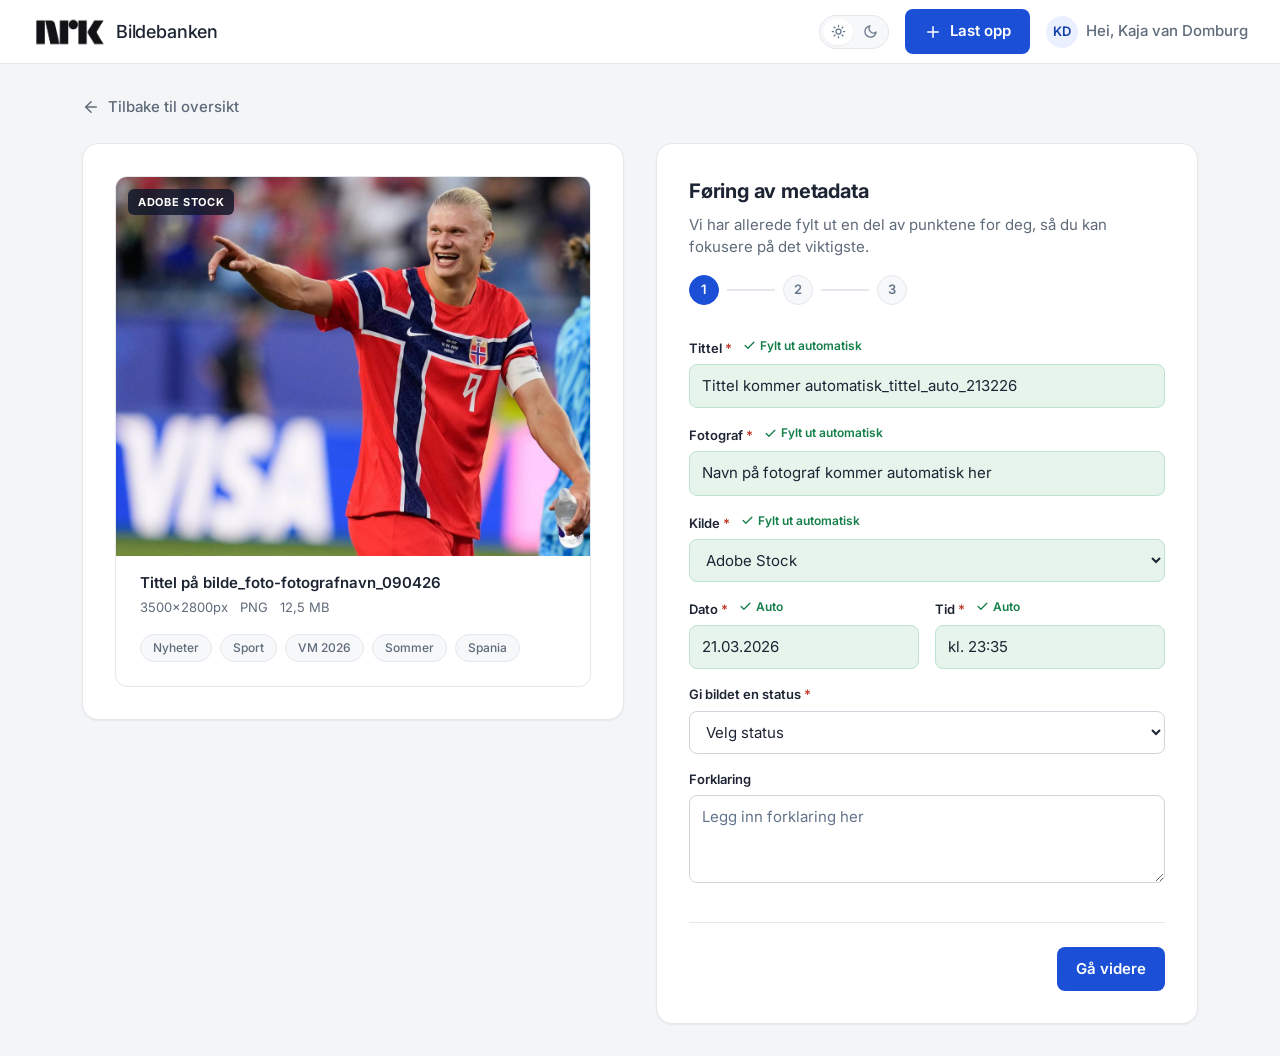
<file: last-opp-utfylt.html>
<!DOCTYPE html>
<html lang="no">
<head>
  <meta charset="UTF-8" />
  <meta name="viewport" content="width=device-width, initial-scale=1.0" />
  <title>Last opp – autoutfylt – Bildebanken</title>
  <link rel="preconnect" href="https://fonts.googleapis.com" />
  <link rel="preconnect" href="https://fonts.gstatic.com" crossorigin />
  <link href="https://fonts.googleapis.com/css2?family=Inter:wght@400;500;600;700&display=swap" rel="stylesheet" />
  <link rel="stylesheet" href="styles.css?v=6" />
  <script>(function(){try{if(localStorage.getItem('theme')==='dark')document.documentElement.setAttribute('data-theme','dark');}catch(e){}})();</script>
</head>
<body>
  <!-- Toppbar -->
  <header class="topbar">
    <a href="index.html" class="logo">
      <span class="logo-mark">
        <img src="Assets/NRKlogo-Core-Gray-950.webp" alt="NRK" />
      </span>
      Bildebanken
    </a>
    <div class="topbar-spacer"></div>
    <div class="topbar-actions">
      <button class="theme-toggle" id="theme-toggle" type="button" aria-label="Bytt mellom lyst og mørkt tema" title="Bytt tema">
        <span class="theme-ic theme-sun"><svg viewBox="0 0 24 24" fill="none" stroke="currentColor" stroke-width="2" stroke-linecap="round" stroke-linejoin="round"><circle cx="12" cy="12" r="4"/><path d="M12 2v2M12 20v2M4.9 4.9l1.4 1.4M17.7 17.7l1.4 1.4M2 12h2M20 12h2M4.9 19.1l1.4-1.4M17.7 6.3l1.4-1.4"/></svg></span>
        <span class="theme-ic theme-moon"><svg viewBox="0 0 24 24" fill="none" stroke="currentColor" stroke-width="2" stroke-linecap="round" stroke-linejoin="round"><path d="M21 12.8A9 9 0 1 1 11.2 3a7 7 0 0 0 9.8 9.8z"/></svg></span>
      </button>
      <a href="last-opp.html" class="btn btn-primary">
        <svg viewBox="0 0 24 24" fill="none" stroke="currentColor" stroke-width="2" stroke-linecap="round" stroke-linejoin="round"><line x1="12" y1="5" x2="12" y2="19"/><line x1="5" y1="12" x2="19" y2="12"/></svg>
        Last opp
      </a>
      <span class="user-chip">
        <span class="avatar">KD</span>
        Hei, Kaja van Domburg
      </span>
    </div>
  </header>

  <main class="page">
    <a href="index.html" class="back-link">
      <svg viewBox="0 0 24 24" fill="none" stroke="currentColor" stroke-width="2" stroke-linecap="round" stroke-linejoin="round"><line x1="19" y1="12" x2="5" y2="12"/><polyline points="12 19 5 12 12 5"/></svg>
      Tilbake til oversikt
    </a>

    <div class="upload-grid">
      <!-- Venstre: opplastet bilde -->
      <section class="panel">
        <div class="media-preview">
          <div class="media-thumb">
            <span class="source-badge">ADOBE STOCK</span>
            <img src="Assets/K83Y1iTxWpqkzrPEq3XOigUQHZ1o1wRWf2-6cj6-jMvg.jpg" alt="Opplastet bilde" />
          </div>
          <div class="media-meta">
            <p class="media-title">Tittel på bilde_foto-fotografnavn_090426</p>
            <div class="media-specs">
              <span>3500x2800px</span>
              <span>PNG</span>
              <span>12,5 MB</span>
            </div>
          </div>
          <div class="tags">
            <span class="tag">Nyheter</span>
            <span class="tag">Sport</span>
            <span class="tag">VM 2026</span>
            <span class="tag">Sommer</span>
            <span class="tag">Spania</span>
          </div>
        </div>
      </section>

      <!-- Høyre: autoutfylt skjema -->
      <section class="panel">
        <div class="form-head">
          <h2>Føring av metadata</h2>
          <p>Vi har allerede fylt ut en del av punktene for deg, så du kan fokusere på det viktigste.</p>
          <div class="stepper">
            <span class="step is-active">1</span>
            <span class="step-line"></span>
            <span class="step">2</span>
            <span class="step-line"></span>
            <span class="step">3</span>
          </div>
        </div>

        <form id="upload-form">
          <div class="field">
            <label>
              Tittel <span class="req">*</span>
              <span class="auto-hint">
                <svg viewBox="0 0 24 24" fill="none" stroke="currentColor" stroke-width="2.4" stroke-linecap="round" stroke-linejoin="round"><path d="M20 6L9 17l-5-5"/></svg>
                Fylt ut automatisk
              </span>
            </label>
            <input class="input is-auto" type="text" value="Tittel kommer automatisk_tittel_auto_213226" />
          </div>

          <div class="field">
            <label>
              Fotograf <span class="req">*</span>
              <span class="auto-hint">
                <svg viewBox="0 0 24 24" fill="none" stroke="currentColor" stroke-width="2.4" stroke-linecap="round" stroke-linejoin="round"><path d="M20 6L9 17l-5-5"/></svg>
                Fylt ut automatisk
              </span>
            </label>
            <input class="input is-auto" type="text" value="Navn på fotograf kommer automatisk her" />
          </div>

          <div class="field">
            <label>
              Kilde <span class="req">*</span>
              <span class="auto-hint">
                <svg viewBox="0 0 24 24" fill="none" stroke="currentColor" stroke-width="2.4" stroke-linecap="round" stroke-linejoin="round"><path d="M20 6L9 17l-5-5"/></svg>
                Fylt ut automatisk
              </span>
            </label>
            <select class="select is-auto">
              <option>NRK sine bilder</option>
              <option>NTB</option>
              <option selected>Adobe Stock</option>
              <option>Dine opplastinger</option>
            </select>
          </div>

          <div class="field-row">
            <div class="field">
              <label>
                Dato <span class="req">*</span>
                <span class="auto-hint">
                  <svg viewBox="0 0 24 24" fill="none" stroke="currentColor" stroke-width="2.4" stroke-linecap="round" stroke-linejoin="round"><path d="M20 6L9 17l-5-5"/></svg>
                  Auto
                </span>
              </label>
              <input class="input is-auto" type="text" value="21.03.2026" />
            </div>
            <div class="field">
              <label>
                Tid <span class="req">*</span>
                <span class="auto-hint">
                  <svg viewBox="0 0 24 24" fill="none" stroke="currentColor" stroke-width="2.4" stroke-linecap="round" stroke-linejoin="round"><path d="M20 6L9 17l-5-5"/></svg>
                  Auto
                </span>
              </label>
              <input class="input is-auto" type="text" value="kl. 23:35" />
            </div>
          </div>

          <div class="field">
            <label>Gi bildet en status <span class="req">*</span></label>
            <select class="select" id="status-select" required>
              <option value="" selected disabled>Velg status</option>
              <option>Godkjent for bruk</option>
              <option>Begrenset bruk</option>
              <option>Ikke klarert</option>
              <option>Tidsbegrenset</option>
            </select>
          </div>

          <div class="field">
            <label>Forklaring</label>
            <textarea class="textarea" placeholder="Legg inn forklaring her"></textarea>
          </div>

          <div class="form-actions">
            <button type="submit" class="btn btn-primary">Gå videre</button>
          </div>
        </form>
      </section>
    </div>
  </main>

  <div class="toast" id="toast">
    <span class="toast-icon">
      <svg viewBox="0 0 24 24" fill="none" stroke="currentColor" stroke-width="2" stroke-linecap="round" stroke-linejoin="round"><path d="M20 6L9 17l-5-5"/></svg>
    </span>
    <span id="toast-msg"></span>
  </div>

  <script src="app.js"></script>
</body>
</html>
</file>
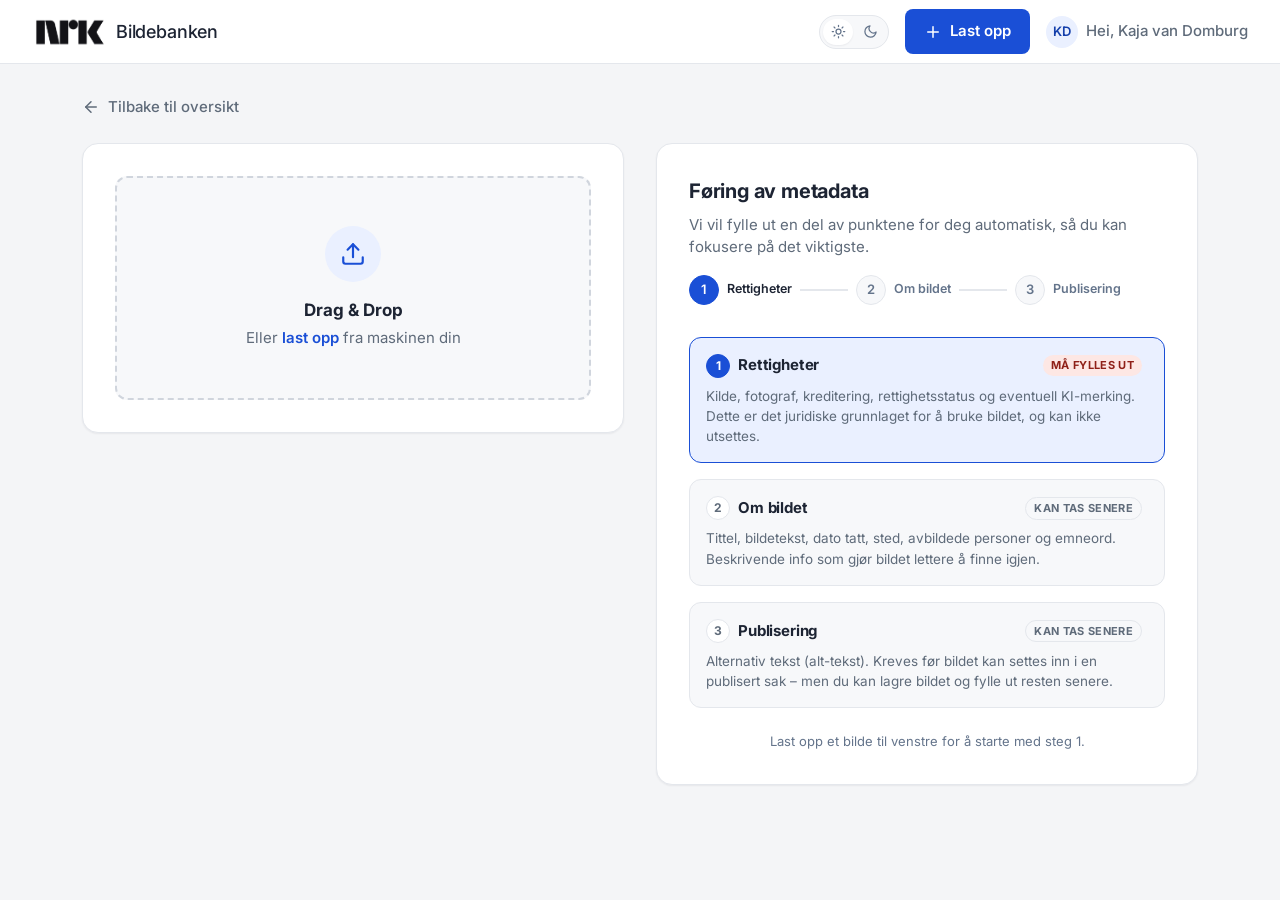
<file: last-opp.html>
<!DOCTYPE html>
<html lang="no">
<head>
  <meta charset="UTF-8" />
  <meta name="viewport" content="width=device-width, initial-scale=1.0" />
  <title>Last opp – Bildebanken</title>
  <link rel="preconnect" href="https://fonts.googleapis.com" />
  <link rel="preconnect" href="https://fonts.gstatic.com" crossorigin />
  <link href="https://fonts.googleapis.com/css2?family=Inter:wght@400;500;600;700&display=swap" rel="stylesheet" />
  <link rel="stylesheet" href="styles.css?v=9" />
  <script>(function(){try{if(localStorage.getItem('theme')==='dark')document.documentElement.setAttribute('data-theme','dark');}catch(e){}})();</script>
</head>
<body>
  <!-- Toppbar -->
  <header class="topbar">
    <a href="index.html" class="logo">
      <span class="logo-mark">
        <img src="Assets/NRKlogo-Core-Gray-950.webp" alt="NRK" />
      </span>
      Bildebanken
    </a>
    <div class="topbar-spacer"></div>
    <div class="topbar-actions">
      <button class="theme-toggle" id="theme-toggle" type="button" aria-label="Bytt mellom lyst og mørkt tema" title="Bytt tema">
        <span class="theme-ic theme-sun"><svg viewBox="0 0 24 24" fill="none" stroke="currentColor" stroke-width="2" stroke-linecap="round" stroke-linejoin="round"><circle cx="12" cy="12" r="4"/><path d="M12 2v2M12 20v2M4.9 4.9l1.4 1.4M17.7 17.7l1.4 1.4M2 12h2M20 12h2M4.9 19.1l1.4-1.4M17.7 6.3l1.4-1.4"/></svg></span>
        <span class="theme-ic theme-moon"><svg viewBox="0 0 24 24" fill="none" stroke="currentColor" stroke-width="2" stroke-linecap="round" stroke-linejoin="round"><path d="M21 12.8A9 9 0 1 1 11.2 3a7 7 0 0 0 9.8 9.8z"/></svg></span>
      </button>
      <a href="last-opp.html" class="btn btn-primary">
        <svg viewBox="0 0 24 24" fill="none" stroke="currentColor" stroke-width="2" stroke-linecap="round" stroke-linejoin="round"><line x1="12" y1="5" x2="12" y2="19"/><line x1="5" y1="12" x2="19" y2="12"/></svg>
        Last opp
      </a>
      <span class="user-chip">
        <span class="avatar">KD</span>
        Hei, Kaja van Domburg
      </span>
    </div>
  </header>

  <main class="page">
    <a href="index.html" class="back-link">
      <svg viewBox="0 0 24 24" fill="none" stroke="currentColor" stroke-width="2" stroke-linecap="round" stroke-linejoin="round"><line x1="19" y1="12" x2="5" y2="12"/><polyline points="12 19 5 12 12 5"/></svg>
      Tilbake til oversikt
    </a>

    <div class="upload-grid">
      <!-- Venstre: opplasting -->
      <section class="panel">
        <div class="dropzone" id="dropzone" tabindex="0" role="button" aria-label="Last opp bilde">
          <div class="drop-icon">
            <svg viewBox="0 0 24 24" fill="none" stroke="currentColor" stroke-width="2" stroke-linecap="round" stroke-linejoin="round"><path d="M21 15v4a2 2 0 0 1-2 2H5a2 2 0 0 1-2-2v-4"/><polyline points="17 8 12 3 7 8"/><line x1="12" y1="3" x2="12" y2="15"/></svg>
          </div>
          <h3>Drag &amp; Drop</h3>
          <p class="drop-sub">Eller <span class="drop-link">last opp</span> fra maskinen din</p>
        </div>
      </section>

      <!-- Høyre: oversikt over stegene -->
      <section class="panel">
        <div class="form-head">
          <h2>Føring av metadata</h2>
          <p>Vi vil fylle ut en del av punktene for deg automatisk, så du kan fokusere på det viktigste.</p>
          <div class="stepper" id="stepper">
            <span class="step-item is-active" data-step="1">
              <span class="step">1</span>
              <span class="step-label">Rettigheter</span>
            </span>
            <span class="step-line"></span>
            <span class="step-item" data-step="2">
              <span class="step">2</span>
              <span class="step-label">Om bildet</span>
            </span>
            <span class="step-line"></span>
            <span class="step-item" data-step="3">
              <span class="step">3</span>
              <span class="step-label">Publisering</span>
            </span>
          </div>
        </div>

        <ol class="step-overview">
          <li class="step-overview-item is-current">
            <div class="step-overview-head">
              <span class="step-overview-num">1</span>
              <h3>Rettigheter</h3>
              <span class="req-pill">Må fylles ut</span>
            </div>
            <p>Kilde, fotograf, kreditering, rettighetsstatus og eventuell KI-merking. Dette er det juridiske grunnlaget for å bruke bildet, og kan ikke utsettes.</p>
          </li>
          <li class="step-overview-item">
            <div class="step-overview-head">
              <span class="step-overview-num">2</span>
              <h3>Om bildet</h3>
              <span class="opt-pill">Kan tas senere</span>
            </div>
            <p>Tittel, bildetekst, dato tatt, sted, avbildede personer og emneord. Beskrivende info som gjør bildet lettere å finne igjen.</p>
          </li>
          <li class="step-overview-item">
            <div class="step-overview-head">
              <span class="step-overview-num">3</span>
              <h3>Publisering</h3>
              <span class="opt-pill">Kan tas senere</span>
            </div>
            <p>Alternativ tekst (alt-tekst). Kreves før bildet kan settes inn i en publisert sak – men du kan lagre bildet og fylle ut resten senere.</p>
          </li>
        </ol>

        <p class="step-overview-hint">Last opp et bilde til venstre for å starte med steg 1.</p>
      </section>
    </div>
  </main>

  <div class="toast" id="toast">
    <span class="toast-icon">
      <svg viewBox="0 0 24 24" fill="none" stroke="currentColor" stroke-width="2" stroke-linecap="round" stroke-linejoin="round"><path d="M20 6L9 17l-5-5"/></svg>
    </span>
    <span id="toast-msg"></span>
  </div>

  <script src="app.js"></script>
</body>
</html>
</file>
<file: styles.css>
/* ============================================================
   Bildebanken – lett designsystem
   ============================================================ */
:root {
  /* Farger */
  --bg: #f4f5f7;
  --surface: #ffffff;
  --surface-muted: #f7f8fa;
  --border: #e4e7ec;
  --border-strong: #d0d5dd;
  --text: #1d2433;
  --text-muted: #5f6b7a;   /* WCAG AA 4.5:1 på hvit */
  --text-subtle: #64748b;   /* WCAG AA 4.5:1 på hvit (placeholder, specs, labels) */

  --brand: #1a4fd6;
  --brand-dark: #143fab;
  --brand-soft: #eaf0ff;

  --success: #157f4a;
  --success-soft: #e6f4ec;
  --warning: #b5610a;
  --warning-soft: #fdf1e3;
  --danger: #c0392b;

  /* Typografi */
  --font: "Inter", -apple-system, BlinkMacSystemFont, "Segoe UI", Roboto, Helvetica, Arial, sans-serif;

  /* Avstand */
  --sp-1: 4px;
  --sp-2: 8px;
  --sp-3: 12px;
  --sp-4: 16px;
  --sp-5: 24px;
  --sp-6: 32px;
  --sp-7: 48px;

  /* Radius og skygger */
  --radius-sm: 8px;
  --radius: 12px;
  --radius-lg: 16px;
  --shadow-sm: 0 1px 2px rgba(16, 24, 40, 0.06);
  --shadow: 0 4px 16px rgba(16, 24, 40, 0.08);
  --shadow-lg: 0 12px 32px rgba(16, 24, 40, 0.12);
}

/* Mørkt tema */
[data-theme="dark"] {
  --bg: #0f1420;
  --surface: #181d2a;
  --surface-muted: #212736;
  --border: #2a3142;
  --border-strong: #3a4358;
  --text: #e8ebf2;
  --text-muted: #9aa4b8;
  --text-subtle: #6c7689;

  --brand: #5b85f2;
  --brand-dark: #8aa8f8;
  --brand-soft: #1f2a47;

  --success: #43b079;
  --success-soft: #15301f;
  --warning: #d6932f;
  --warning-soft: #332512;
  --danger: #e2675a;

  --shadow-sm: 0 1px 2px rgba(0, 0, 0, 0.4);
  --shadow: 0 4px 16px rgba(0, 0, 0, 0.45);
  --shadow-lg: 0 12px 32px rgba(0, 0, 0, 0.55);
}

* { box-sizing: border-box; }

html, body {
  margin: 0;
  padding: 0;
  background: var(--bg);
  color: var(--text);
  font-family: var(--font);
  font-size: 15px;
  line-height: 1.5;
  -webkit-font-smoothing: antialiased;
  transition: background 0.2s ease, color 0.2s ease;
}

a { color: inherit; text-decoration: none; }

/* ---------- Toppbar ---------- */
.topbar {
  display: flex;
  align-items: center;
  gap: var(--sp-5);
  background: var(--surface);
  border-bottom: 1px solid var(--border);
  padding: 0 var(--sp-6);
  height: 64px;
  position: sticky;
  top: 0;
  z-index: 20;
}

.logo {
  display: flex;
  align-items: center;
  gap: var(--sp-2);
  font-weight: 500;
  font-size: 18px;
  letter-spacing: -0.01em;
}
.logo .logo-mark {
  display: flex;
  align-items: center;
  justify-content: center;
  width: 76px;
  height: 30px;
  overflow: hidden;
}
.logo .logo-mark img { height: 86px; width: auto; max-width: none; display: block; }
.logo .logo-mark svg { width: 16px; height: 16px; }

.topbar-spacer { flex: 1; }

.topbar-actions {
  display: flex;
  align-items: center;
  gap: var(--sp-4);
}

.user-chip {
  display: flex;
  align-items: center;
  gap: var(--sp-2);
  color: var(--text-muted);
  font-weight: 500;
}
.avatar {
  width: 32px;
  height: 32px;
  border-radius: 50%;
  background: var(--brand-soft);
  color: var(--brand-dark);
  display: grid;
  place-items: center;
  font-weight: 600;
  font-size: 13px;
}

/* Tema-bryter (lys/mørk) */
.theme-toggle {
  display: inline-flex;
  align-items: center;
  gap: 2px;
  padding: 3px;
  border-radius: 999px;
  border: 1px solid var(--border);
  background: var(--surface-muted);
  cursor: pointer;
  flex: none;
}
.theme-toggle .theme-ic {
  display: grid;
  place-items: center;
  width: 30px;
  height: 26px;
  border-radius: 999px;
  color: var(--text-subtle);
  transition: background 0.15s ease, color 0.15s ease;
}
.theme-toggle .theme-ic svg { width: 15px; height: 15px; }
.theme-sun { background: var(--surface); color: var(--warning); box-shadow: var(--shadow-sm); }
[data-theme="dark"] .theme-sun { background: transparent; color: var(--text-subtle); box-shadow: none; }
[data-theme="dark"] .theme-moon { background: var(--surface); color: var(--brand); box-shadow: var(--shadow-sm); }

/* ---------- Knapper ---------- */
.btn {
  display: inline-flex;
  align-items: center;
  justify-content: center;
  gap: var(--sp-2);
  border: 1px solid transparent;
  border-radius: var(--radius-sm);
  padding: 10px 18px;
  font: inherit;
  font-weight: 600;
  cursor: pointer;
  transition: background 0.15s ease, border-color 0.15s ease, transform 0.05s ease;
  white-space: nowrap;
}
.btn:active { transform: translateY(1px); }

.btn-primary { background: var(--brand); color: #fff; }
.btn-primary:hover { background: var(--brand-dark); }

.btn-secondary { background: var(--surface); color: var(--text); border-color: var(--border-strong); }
.btn-secondary:hover { background: var(--surface-muted); }

.btn-ghost { background: transparent; color: var(--text-muted); }
.btn-ghost:hover { background: var(--surface-muted); color: var(--text); }

.btn-warning { background: var(--warning); color: #fff; border-color: transparent; }
.btn-warning:hover { background: #97500a; }

.btn:disabled,
.btn[disabled] {
  background: var(--surface-muted);
  color: var(--text-muted);
  border-color: var(--border);
  cursor: not-allowed;
  opacity: 0.85;
}
.btn:disabled:hover,
.btn[disabled]:hover { background: var(--surface-muted); }

.btn svg { width: 18px; height: 18px; }

/* ---------- Layout ---------- */
.page {
  max-width: 1180px;
  margin: 0 auto;
  padding: var(--sp-6);
}

.back-link {
  display: inline-flex;
  align-items: center;
  gap: var(--sp-2);
  color: var(--text-muted);
  font-weight: 500;
  margin-bottom: var(--sp-5);
}
.back-link:hover { color: var(--text); }
.back-link svg { width: 18px; height: 18px; }

/* Opplasting: to kolonner */
.upload-grid {
  display: grid;
  grid-template-columns: 1fr 1fr;
  gap: var(--sp-6);
  align-items: start;
}
@media (max-width: 900px) {
  .upload-grid { grid-template-columns: 1fr; }
}

.panel {
  background: var(--surface);
  border: 1px solid var(--border);
  border-radius: var(--radius-lg);
  box-shadow: var(--shadow-sm);
  padding: var(--sp-6);
}

/* ---------- Drag & drop ---------- */
.dropzone {
  border: 2px dashed var(--border-strong);
  border-radius: var(--radius);
  background: var(--surface-muted);
  padding: var(--sp-7) var(--sp-5);
  text-align: center;
  cursor: pointer;
  transition: border-color 0.15s ease, background 0.15s ease;
}
.dropzone:hover, .dropzone.is-dragover {
  border-color: var(--brand);
  background: var(--brand-soft);
}
.dropzone .drop-icon {
  width: 56px;
  height: 56px;
  margin: 0 auto var(--sp-4);
  border-radius: 50%;
  background: var(--brand-soft);
  color: var(--brand);
  display: grid;
  place-items: center;
}
.dropzone .drop-icon svg { width: 26px; height: 26px; }
.dropzone h3 { margin: 0 0 var(--sp-1); font-size: 17px; }
.dropzone .drop-sub { color: var(--text-muted); margin: 0; }
.dropzone .drop-link { color: var(--brand); font-weight: 600; }

/* ---------- Opplastet bilde-preview ---------- */
.media-preview {
  border-radius: var(--radius);
  overflow: hidden;
  border: 1px solid var(--border);
}
.media-thumb {
  position: relative;
  aspect-ratio: 5 / 4;
  background: var(--surface-muted);
  display: grid;
  place-items: center;
  overflow: hidden;
}
.media-thumb .ph-icon { color: rgba(255,255,255,0.85); }
.media-thumb .ph-icon svg { width: 48px; height: 48px; }
.media-thumb img { position: absolute; inset: 0; width: 100%; height: 100%; object-fit: cover; }

.source-badge {
  position: absolute;
  top: var(--sp-3);
  left: var(--sp-3);
  z-index: 2;
  background: rgba(15, 23, 42, 0.82);
  color: #fff;
  font-size: 11px;
  font-weight: 700;
  letter-spacing: 0.06em;
  padding: 5px 10px;
  border-radius: 6px;
}

.media-meta { padding: var(--sp-4) var(--sp-5); }
.media-title { font-weight: 600; margin: 0 0 var(--sp-1); word-break: break-word; }
.media-specs {
  display: flex;
  gap: var(--sp-3);
  color: var(--text-muted);
  font-size: 13px;
}
.media-specs span { display: inline-flex; align-items: center; gap: 4px; }

/* Tags */
.tags { display: flex; flex-wrap: wrap; gap: var(--sp-2); padding: 0 var(--sp-5) var(--sp-5); }
.tag {
  background: var(--surface-muted);
  border: 1px solid var(--border);
  border-radius: 999px;
  padding: 4px 12px;
  font-size: 12px;
  color: var(--text-muted);
  font-weight: 500;
}

/* ---------- Skjema ---------- */
.form-head { margin-bottom: var(--sp-5); }
.form-head h2 { margin: 0 0 var(--sp-2); font-size: 20px; letter-spacing: -0.01em; }
.form-head p { margin: 0; color: var(--text-muted); }

.stepper {
  display: flex;
  align-items: center;
  gap: var(--sp-2);
  margin: var(--sp-4) 0 var(--sp-6);
}
.step {
  width: 30px;
  height: 30px;
  border-radius: 50%;
  display: grid;
  place-items: center;
  font-weight: 600;
  font-size: 13px;
  background: var(--surface-muted);
  border: 1px solid var(--border);
  color: var(--text-subtle);
}
.step.is-active { background: var(--brand); border-color: var(--brand); color: #fff; }
.step-line { flex: 1; height: 2px; background: var(--border); max-width: 48px; }

/* Stegvis wizard – stepper med etiketter */
.stepper { flex-wrap: wrap; row-gap: var(--sp-2); }
.step-item { display: inline-flex; align-items: center; gap: 8px; }
.step-label { font-size: 12.5px; font-weight: 600; color: var(--text-subtle); white-space: nowrap; }
.step-item.is-active .step { background: var(--brand); border-color: var(--brand); color: #fff; }
.step-item.is-active .step-label { color: var(--text); }
.step-item.is-done .step { background: var(--success); border-color: var(--success); color: #fff; }
.step-item.is-done .step-label { color: var(--text-muted); }

/* Stegoversikt på opplastingsskjerm 1 */
.step-overview {
  list-style: none;
  margin: 0;
  padding: 0;
  display: flex;
  flex-direction: column;
  gap: var(--sp-4);
}

.step-overview-item {
  padding: var(--sp-4);
  border: 1px solid var(--border);
  border-radius: var(--radius);
  background: var(--surface-muted);
}

.step-overview-item.is-current {
  border-color: var(--brand);
  background: var(--brand-soft);
}

.step-overview-head {
  display: flex;
  align-items: center;
  gap: var(--sp-2);
  flex-wrap: wrap;
  margin-bottom: var(--sp-2);
}

.step-overview-num {
  display: grid;
  place-items: center;
  width: 24px;
  height: 24px;
  border-radius: 50%;
  background: var(--surface);
  border: 1px solid var(--border);
  font-size: 12px;
  font-weight: 700;
  color: var(--text-muted);
  flex: none;
}

.step-overview-item.is-current .step-overview-num {
  background: var(--brand);
  border-color: var(--brand);
  color: #fff;
}

.step-overview-head h3 {
  margin: 0;
  font-size: 15px;
  letter-spacing: -0.01em;
  flex: 1;
}

.step-overview-item p {
  margin: 0;
  font-size: 13.5px;
  line-height: 1.5;
  color: var(--text-muted);
}

.step-overview-hint {
  margin: var(--sp-5) 0 0;
  font-size: 13px;
  color: var(--text-subtle);
  text-align: center;
}

.wizard-step { display: none; }
.wizard-step.is-active { display: block; }
.step-section-title { margin: 0 0 4px; font-size: 16px; letter-spacing: -0.01em; }
.step-section-sub {
  margin: 0 0 var(--sp-5);
  color: var(--text-muted);
  font-size: 13px;
  line-height: 1.5;
}

/* Etiketter som signaliserer obligatorisk vs. utsettbart */
.req-pill, .opt-pill {
  display: inline-block;
  margin-right: 6px;
  padding: 2px 8px;
  border-radius: 999px;
  font-size: 11px;
  font-weight: 700;
  text-transform: uppercase;
  letter-spacing: 0.03em;
  vertical-align: middle;
}
.req-pill { background: #fde7e4; color: #8f2018; }
.opt-pill { background: var(--surface-muted); color: var(--text-muted); border: 1px solid var(--border); }

.field-hint { margin: 6px 0 0; font-size: 12px; color: var(--text-muted); line-height: 1.45; }

.check-row { display: flex; align-items: center; gap: 8px; margin-top: 8px; }
.check-row input { width: 16px; height: 16px; accent-color: var(--brand); flex-shrink: 0; }
.check-row label { margin: 0; font-weight: 500; font-size: 13px; line-height: 1.4; }

.info-box {
  display: flex;
  gap: 10px;
  margin-top: var(--sp-4);
  padding: 12px 14px;
  border-radius: var(--radius-sm);
  background: var(--brand-soft);
  border: 1px solid #cdd9fb;
  color: var(--brand-dark);
  font-size: 13px;
  line-height: 1.5;
}
.info-box svg { width: 18px; height: 18px; flex-shrink: 0; margin-top: 1px; }

.wizard-actions {
  display: flex;
  align-items: center;
  gap: var(--sp-3);
  margin-top: var(--sp-6);
  padding-top: var(--sp-5);
  border-top: 1px solid var(--border);
}
.wizard-actions-right { display: flex; gap: var(--sp-3); margin-left: auto; }
@media (max-width: 520px) {
  .wizard-actions { flex-wrap: wrap; }
  .wizard-actions-right { width: 100%; }
  .wizard-actions-right .btn { flex: 1; }
}

.field { margin-bottom: var(--sp-4); }
.field label {
  display: block;
  font-weight: 600;
  font-size: 13px;
  margin-bottom: 6px;
}
.field label .req { color: var(--danger); }

.field-row {
  display: grid;
  grid-template-columns: 1fr 1fr;
  gap: var(--sp-4);
}

.input, .select, .textarea {
  width: 100%;
  border: 1px solid var(--border-strong);
  border-radius: var(--radius-sm);
  padding: 10px 12px;
  font: inherit;
  color: var(--text);
  background: var(--surface);
  transition: border-color 0.15s ease, box-shadow 0.15s ease;
}
.input::placeholder, .textarea::placeholder { color: var(--text-subtle); }
.input:focus, .select:focus, .textarea:focus {
  outline: none;
  border-color: var(--brand);
  box-shadow: 0 0 0 3px var(--brand-soft);
}
.textarea { min-height: 88px; resize: vertical; }

/* Autoutfylt-markering */
.input.is-auto, .select.is-auto {
  background: var(--success-soft);
  border-color: #bce3cd;
}
.auto-hint {
  display: inline-flex;
  align-items: center;
  gap: 4px;
  font-size: 12px;
  font-weight: 600;
  color: var(--success);
  margin-left: var(--sp-2);
}
.auto-hint svg { width: 13px; height: 13px; }

.form-actions {
  display: flex;
  justify-content: flex-end;
  gap: var(--sp-3);
  margin-top: var(--sp-6);
  padding-top: var(--sp-5);
  border-top: 1px solid var(--border);
}

/* ---------- Toast ---------- */
.toast {
  position: fixed;
  left: 50%;
  bottom: 32px;
  transform: translateX(-50%) translateY(20px);
  background: var(--text);
  color: #fff;
  padding: 14px 20px;
  border-radius: var(--radius-sm);
  box-shadow: var(--shadow-lg);
  display: flex;
  align-items: center;
  gap: var(--sp-3);
  opacity: 0;
  pointer-events: none;
  transition: opacity 0.25s ease, transform 0.25s ease;
  z-index: 50;
}
.toast.is-visible { opacity: 1; transform: translateX(-50%) translateY(0); }
.toast .toast-icon { color: #7ee2a8; display: inline-flex; }
.toast .toast-icon svg { width: 20px; height: 20px; }

/* ============================================================
   Flyt 1 – Oversikt
   ============================================================ */

/* Søk i toppbar */
.topbar .search {
  display: flex;
  align-items: center;
  gap: var(--sp-2);
  background: var(--surface-muted);
  border: 1px solid var(--border);
  border-radius: 999px;
  padding: 8px 8px 8px 16px;
  flex: 1;
  max-width: 520px;
}
.topbar .search svg { width: 18px; height: 18px; color: var(--text-subtle); flex: none; }
.topbar .search input {
  border: none;
  background: transparent;
  font: inherit;
  flex: 1;
  color: var(--text);
  outline: none;
  min-width: 0;
}
.topbar .search input::placeholder { color: var(--text-subtle); }
.topbar .search .btn { padding: 7px 16px; border-radius: 999px; }

/* Sidehode */
.page-head { margin-bottom: var(--sp-5); }
.page-head h1 { font-size: 24px; letter-spacing: -0.02em; margin: 0 0 var(--sp-1); }
.page-head p { color: var(--text-muted); margin: 0; }

/* Søke-hero (oversikt): prominent søk-først, matcher skissen */
.search-hero { margin-bottom: var(--sp-6); }
.search-hero h1 { font-size: 22px; letter-spacing: -0.02em; margin: 0 0 var(--sp-4); }
.search-row { display: flex; align-items: center; gap: var(--sp-4); }
@media (max-width: 640px) {
  .search-row { flex-wrap: wrap; }
  .btn-upload { width: 100%; }
}

.search-big {
  flex: 1;
  display: flex;
  align-items: center;
  gap: var(--sp-2);
  background: var(--surface);
  border: 1px solid var(--border-strong);
  border-radius: 999px;
  padding: 6px 8px 6px 22px;
  box-shadow: var(--shadow-sm);
  transition: border-color 0.15s ease, box-shadow 0.15s ease;
}
.search-big:focus-within { border-color: var(--brand); box-shadow: 0 0 0 3px var(--brand-soft); }
.search-big input {
  flex: 1;
  border: none;
  background: none;
  font: inherit;
  font-size: 15px;
  color: var(--text);
  padding: 12px 0;
  outline: none;
  min-width: 0;
}
.search-big input::placeholder { color: var(--text-subtle); }
.search-btn {
  display: inline-flex;
  align-items: center;
  gap: 8px;
  border: none;
  background: none;
  color: var(--text);
  font: inherit;
  font-weight: 600;
  cursor: pointer;
  padding: 10px 18px;
  border-radius: 999px;
  white-space: nowrap;
}
.search-btn:hover { background: var(--surface-muted); }
.search-btn svg { width: 18px; height: 18px; color: var(--text-subtle); }

.btn-upload {
  border-radius: 999px;
  background: #8bb5eb;
  color: #0a2343;
  padding: 14px 26px;
  border-color: transparent;
}
.btn-upload:hover { background: #79a8e6; color: #0a2343; }
[data-theme="dark"] .btn-upload { background: #8bb5eb; color: #0a2343; }
[data-theme="dark"] .btn-upload:hover { background: #79a8e6; color: #0a2343; }
[data-theme="dark"] .input.is-auto,
[data-theme="dark"] .select.is-auto { border-color: #245138; }
[data-theme="dark"] .info-box { border-color: #2c3c63; }

/* Layout: filter + innhold */
.content-layout {
  display: grid;
  grid-template-columns: 264px 1fr;
  gap: var(--sp-6);
  align-items: start;
}
.content-layout.filter-hidden { grid-template-columns: 1fr; }
.content-layout.filter-hidden .filter-sidebar { display: none; }

/* "Vis filter" lever utenfor sidefeltet, så den er tilgjengelig når filteret er skjult */
.show-filter-btn { display: none; margin-bottom: var(--sp-4); }
.content-layout.filter-hidden .show-filter-btn { display: inline-flex; }

/* Filter-sidebar */
.filter-sidebar {
  background: var(--surface);
  border: 1px solid var(--border);
  border-radius: var(--radius-lg);
  box-shadow: var(--shadow-sm);
  padding: var(--sp-5);
  position: sticky;
  top: 88px;
}
.filter-header {
  display: flex;
  align-items: center;
  justify-content: space-between;
  margin-bottom: var(--sp-4);
}
.filter-header h2 { font-size: 15px; margin: 0; }
.filter-toggle-btn {
  display: inline-grid;
  place-items: center;
  width: 28px;
  height: 28px;
  border: none;
  background: none;
  color: var(--text-muted);
  border-radius: var(--radius-sm);
  cursor: pointer;
  padding: 0;
  transition: background 0.12s ease, color 0.12s ease;
}
.filter-toggle-btn:hover { background: var(--surface-muted); color: var(--text); }
.filter-toggle-btn svg { width: 18px; height: 18px; }

.filter-section { padding: var(--sp-4) 0; border-top: 1px solid var(--border); }
.filter-section:first-of-type { border-top: none; padding-top: 0; }
.filter-section h3 {
  font-size: 12px;
  text-transform: uppercase;
  letter-spacing: 0.06em;
  color: var(--text-subtle);
  margin: 0 0 var(--sp-3);
  font-weight: 700;
}

/* Segmentert toggle (Vis alle / Vis kun godkjente) */
.segmented {
  display: flex;
  background: var(--surface-muted);
  border: 1px solid var(--border);
  border-radius: var(--radius-sm);
  padding: 3px;
  gap: 3px;
}
.segmented button {
  flex: 1;
  border: none;
  background: none;
  font: inherit;
  font-size: 12.5px;
  font-weight: 600;
  color: var(--text-muted);
  padding: 7px 6px;
  border-radius: 6px;
  cursor: pointer;
  transition: background 0.15s ease, color 0.15s ease;
}
.segmented button.is-active { background: var(--surface); color: var(--brand-dark); box-shadow: var(--shadow-sm); }

/* Checkboxer */
.check {
  display: flex;
  align-items: center;
  gap: var(--sp-2);
  padding: 6px 0;
  cursor: pointer;
  font-size: 14px;
  color: var(--text);
  user-select: none;
}
.check input { accent-color: var(--brand); width: 16px; height: 16px; cursor: pointer; }
.check .dot { width: 8px; height: 8px; border-radius: 50%; flex: none; }
.dot-green { background: var(--success); }
.dot-orange { background: var(--warning); }
.dot-red { background: var(--danger); }
.dot-blue { background: var(--brand); }

/* Kategoriliste */
.cat-list { list-style: none; margin: 0 -8px; padding: 0; }
.cat-list > li > .cat-parent {
  display: flex;
  align-items: center;
  gap: var(--sp-2);
  padding: 8px;
  border-radius: var(--radius-sm);
  cursor: pointer;
  font-weight: 600;
  font-size: 14px;
  transition: background 0.12s ease;
}
.cat-list > li > .cat-parent:hover { background: var(--surface-muted); }
.cat-parent svg { width: 16px; height: 16px; color: var(--text-subtle); transition: transform 0.15s ease; }
.cat-parent.is-open svg { transform: rotate(90deg); }
.cat-sub {
  list-style: none;
  margin: 2px 0 var(--sp-2) 15px;
  padding: 0 0 0 var(--sp-3);
  border-left: 1.5px solid var(--border);
}
.cat-sub li {
  padding: 6px 10px;
  font-size: 13.5px;
  color: var(--text-muted);
  cursor: pointer;
  border-radius: var(--radius-sm);
  transition: background 0.12s ease, color 0.12s ease;
}
.cat-sub li:hover { background: var(--surface-muted); color: var(--text); }
.cat-sub li.is-selected { background: var(--brand-soft); color: var(--brand-dark); font-weight: 600; }

/* Verktøylinje: kildefaner + sortering */
.toolbar {
  display: flex;
  align-items: center;
  justify-content: space-between;
  gap: var(--sp-4);
  margin-bottom: var(--sp-5);
  flex-wrap: wrap;
}
.tabs { display: flex; gap: var(--sp-1); flex-wrap: wrap; }
.tab {
  border: 1px solid transparent;
  background: none;
  font: inherit;
  font-weight: 600;
  font-size: 13px;
  letter-spacing: 0.02em;
  color: var(--text-muted);
  padding: 8px 14px;
  border-radius: 999px;
  cursor: pointer;
  transition: background 0.15s ease, color 0.15s ease;
}
.tab:hover { background: var(--surface-muted); color: var(--text); }
.tab.is-active { background: var(--brand-soft); color: var(--brand-dark); }

.sort {
  display: flex;
  align-items: center;
  gap: var(--sp-2);
  color: var(--text-muted);
  font-size: 13px;
}
.sort select {
  border: 1px solid var(--border-strong);
  border-radius: var(--radius-sm);
  padding: 7px 10px;
  font: inherit;
  background: var(--surface);
  cursor: pointer;
}

/* Bildegrid */
.grid {
  display: grid;
  grid-template-columns: repeat(3, 1fr);
  gap: var(--sp-4);
}
@media (max-width: 1080px) { .grid { grid-template-columns: repeat(2, 1fr); } }
@media (max-width: 640px) { .grid { grid-template-columns: 1fr; } }

.card {
  background: var(--surface);
  border: 1px solid var(--border);
  border-radius: var(--radius);
  overflow: hidden;
  cursor: pointer;
  transition: transform 0.12s ease, box-shadow 0.15s ease, border-color 0.15s ease;
  display: flex;
  flex-direction: column;
}
.card:hover { transform: translateY(-2px); box-shadow: var(--shadow); border-color: var(--border-strong); }

.card-thumb {
  position: relative;
  aspect-ratio: 4 / 3;
  display: grid;
  place-items: center;
  background: var(--surface-muted);
  overflow: hidden;
}
.card-thumb img { position: absolute; inset: 0; width: 100%; height: 100%; object-fit: cover; }
.card-thumb .ph-icon { color: rgba(255, 255, 255, 0.85); }
.card-thumb .ph-icon svg { width: 36px; height: 36px; }
.card-thumb .status-corner {
  position: absolute;
  top: 10px;
  right: 10px;
  z-index: 2;
  background: rgba(255, 255, 255, 0.92);
  color: var(--success);
  font-size: 11px;
  font-weight: 700;
  padding: 4px 9px;
  border-radius: 999px;
  display: inline-flex;
  align-items: center;
  gap: 5px;
}
.card-thumb .status-corner .dot { width: 7px; height: 7px; border-radius: 50%; background: var(--success); }

.card-body { padding: var(--sp-3) var(--sp-4) var(--sp-4); }
.card-title {
  font-weight: 600;
  font-size: 13.5px;
  margin: 0 0 6px;
  line-height: 1.35;
  display: -webkit-box;
  -webkit-line-clamp: 2;
  -webkit-box-orient: vertical;
  overflow: hidden;
  word-break: break-word;
}
.card-specs { display: flex; flex-wrap: wrap; gap: var(--sp-2); color: var(--text-subtle); font-size: 12px; }
.card-specs .sep { color: var(--border-strong); }
.card-date { color: var(--text-muted); font-size: 12px; margin-top: 6px; }
.card-price { color: var(--text); font-size: 13px; font-weight: 600; margin-top: 6px; }

.source-info {
  margin: 0 0 var(--sp-4);
  padding: 12px 16px;
  border-radius: var(--radius-sm);
  background: var(--brand-soft);
  color: var(--brand-dark);
  font-size: 14px;
  line-height: 1.45;
}
[data-theme="dark"] .source-info { color: #b8c9f0; }

.empty-state {
  text-align: center;
  padding: var(--sp-8) var(--sp-4);
  border: 1px dashed var(--border-strong);
  border-radius: var(--radius-lg);
  background: var(--surface-muted);
}
.empty-state p {
  margin: 0 0 var(--sp-4);
  color: var(--text-muted);
  font-size: 15px;
}

.stock-external-link {
  display: block;
  text-align: center;
  font-size: 13px;
  font-weight: 600;
  color: var(--brand);
  text-decoration: none;
}
.stock-external-link:hover { text-decoration: underline; }

/* Plassholder-gradienter */
.ph-1 { background: linear-gradient(135deg, #c7d2fe, #7c8cf8); }
.ph-2 { background: linear-gradient(135deg, #fbcfe8, #f472b6); }
.ph-3 { background: linear-gradient(135deg, #bbf7d0, #34d399); }
.ph-4 { background: linear-gradient(135deg, #fde68a, #fb923c); }
.ph-5 { background: linear-gradient(135deg, #bae6fd, #38bdf8); }
.ph-6 { background: linear-gradient(135deg, #ddd6fe, #a78bfa); }
.ph-7 { background: linear-gradient(135deg, #fecaca, #f87171); }
.ph-8 { background: linear-gradient(135deg, #cffafe, #22d3ee); }
.ph-9 { background: linear-gradient(135deg, #d9f99d, #84cc16); }

/* Tydelig status-markering i kortteksten, over tittelen */
.status-tag {
  display: inline-flex;
  align-items: center;
  gap: 6px;
  margin-bottom: 8px;
  padding: 3px 10px 3px 8px;
  border-radius: 999px;
  font-size: 11.5px;
  font-weight: 700;
}
.status-tag svg { width: 13px; height: 13px; flex: none; }
.status-tag.s-godkjent { background: var(--success-soft); color: var(--success); }
.status-tag.s-begrenset { background: var(--warning-soft); color: var(--warning); }
.status-tag.s-ikke { background: #fde7e4; color: var(--danger); }
.status-tag.s-tids { background: var(--brand-soft); color: var(--brand-dark); }

/* "Ikke klarert" tones litt ned for å signalisere at den ikke kan brukes */
.card.s-ikke .card-thumb img { filter: grayscale(0.35) brightness(0.96); }

/* Fargeforklaring (legend) */
.legend {
  display: flex;
  flex-wrap: wrap;
  gap: var(--sp-4);
  align-items: center;
  background: var(--surface);
  border: 1px solid var(--border);
  border-radius: var(--radius);
  padding: 12px var(--sp-4);
  margin-bottom: var(--sp-4);
}
.legend .legend-title { font-size: 12px; font-weight: 700; color: var(--text-subtle); text-transform: uppercase; letter-spacing: 0.05em; }
.legend-item { display: inline-flex; align-items: center; gap: 7px; font-size: 13px; font-weight: 600; color: var(--text); }
.legend-item .dot { width: 10px; height: 10px; border-radius: 50%; }

/* ============================================================
   Flyt 1 – Detaljvisning
   ============================================================ */
.detail-layout {
  display: grid;
  grid-template-columns: 1.3fr 1fr;
  gap: var(--sp-6);
  align-items: start;
}
@media (max-width: 900px) { .detail-layout { grid-template-columns: 1fr; } }

.detail-media {
  background: var(--surface);
  border: 1px solid var(--border);
  border-radius: var(--radius-lg);
  box-shadow: var(--shadow-sm);
  overflow: hidden;
}
.detail-image {
  position: relative;
  aspect-ratio: 5 / 4;
  display: grid;
  place-items: center;
  background: var(--surface-muted);
  overflow: hidden;
}
.detail-image img { position: absolute; inset: 0; width: 100%; height: 100%; object-fit: cover; }
.detail-image .ph-icon { color: rgba(255, 255, 255, 0.85); }
.detail-image .ph-icon svg { width: 64px; height: 64px; }
.detail-caption { padding: var(--sp-4) var(--sp-5); }
.detail-caption h1 { font-size: 18px; margin: 0 0 var(--sp-2); word-break: break-word; }
.detail-caption .media-specs { margin-bottom: var(--sp-3); }

.detail-panel {
  background: var(--surface);
  border: 1px solid var(--border);
  border-radius: var(--radius-lg);
  box-shadow: var(--shadow-sm);
  padding: var(--sp-5) var(--sp-6) var(--sp-6);
  position: sticky;
  top: 88px;
}

.meta-section { padding: var(--sp-4) 0; border-top: 1px solid var(--border); }
.meta-section:first-child { border-top: none; padding-top: 0; }
.meta-section h2 {
  font-size: 12px;
  text-transform: uppercase;
  letter-spacing: 0.06em;
  color: var(--text-subtle);
  margin: 0 0 var(--sp-3);
  font-weight: 700;
}
.meta-row {
  display: flex;
  justify-content: space-between;
  gap: var(--sp-4);
  padding: 5px 0;
  font-size: 14px;
}
.meta-row .label { color: var(--text-muted); }
.meta-row .value { font-weight: 500; text-align: right; }

.meta-block { padding: 6px 0 10px; }
.meta-block .label {
  display: block;
  color: var(--text-muted);
  font-size: 14px;
  margin-bottom: 4px;
}
.meta-text {
  margin: 0;
  font-size: 14px;
  line-height: 1.5;
  color: var(--text);
  font-weight: 500;
}
.meta-text.is-missing {
  color: var(--warning);
  font-weight: 600;
  font-size: 13px;
}

.meta-badge {
  display: inline-flex;
  align-items: center;
  font-size: 12.5px;
  font-weight: 600;
  padding: 3px 9px;
  border-radius: 999px;
  white-space: nowrap;
}
.meta-badge.is-ok { background: var(--success-soft); color: var(--success); }
.meta-badge.is-warn { background: var(--warning-soft); color: #8a4908; }
.meta-badge.is-neutral { background: var(--surface-muted); color: var(--text-muted); }
[data-theme="dark"] .meta-badge.is-warn { color: #f0b35c; }

.status-pill {
  display: inline-flex;
  align-items: center;
  gap: 6px;
  background: var(--success-soft);
  color: var(--success);
  font-weight: 600;
  font-size: 13px;
  padding: 4px 10px;
  border-radius: 999px;
}
.status-pill .dot { width: 7px; height: 7px; border-radius: 50%; background: var(--success); }

.meta-note {
  margin: var(--sp-3) 0 0;
  padding: 10px 12px;
  border-radius: var(--radius-sm);
  border-left: 3px solid var(--border-strong);
  background: var(--surface-muted);
  font-size: 13px;
  line-height: 1.45;
  color: var(--text-muted);
}
.meta-note.s-begrenset { border-left-color: var(--warning); background: var(--warning-soft); color: #8a4908; }
.meta-note.s-ikke { border-left-color: var(--danger); background: #fde7e4; color: #8f2018; }
.meta-note.s-tids { border-left-color: var(--brand); background: var(--brand-soft); color: var(--brand-dark); }

.status-pill.s-begrenset { background: var(--warning-soft); color: var(--warning); }
.status-pill.s-begrenset .dot { background: var(--warning); }
.status-pill.s-ikke { background: #fde7e4; color: var(--danger); }
.status-pill.s-ikke .dot { background: var(--danger); }
.status-pill.s-tids { background: var(--brand-soft); color: var(--brand-dark); }
.status-pill.s-tids .dot { background: var(--brand); }

/* Variant: 4 spalter når filteret er skjult (på brede skjermer) */
@media (min-width: 1100px) {
  .content-layout.variant.filter-hidden .grid { grid-template-columns: repeat(4, 1fr); }
}

.link-inline { color: var(--brand); font-weight: 600; cursor: pointer; }
.link-inline:hover { text-decoration: underline; }

.detail-panel .form-actions {
  flex-direction: column;
  align-items: stretch;
  justify-content: flex-start;
  gap: var(--sp-2);
}
.detail-panel .form-actions .btn { width: 100%; }

.action-hint {
  margin: 2px 0 0;
  font-size: 12.5px;
  line-height: 1.4;
  color: var(--text-muted);
  text-align: center;
}

/* Variant-banner */
.variant-banner {
  margin: 0 0 var(--sp-5);
  padding: 10px 14px;
  border-radius: var(--radius-sm);
  background: var(--brand-soft);
  color: var(--brand-dark);
  font-size: 13.5px;
}
.variant-banner a { color: var(--brand); font-weight: 600; text-decoration: underline; }
[data-theme="dark"] .variant-banner { color: #b8c9f0; }

/* Adobe Stock – modal (forenklet integrasjon) */
.modal-overlay {
  position: fixed;
  inset: 0;
  z-index: 100;
  display: grid;
  place-items: center;
  padding: var(--sp-5);
  background: rgba(16, 24, 40, 0.55);
  backdrop-filter: blur(2px);
}
.modal-overlay[hidden] { display: none; }

.modal-dialog {
  width: min(920px, 100%);
  max-height: min(88vh, 900px);
  display: flex;
  flex-direction: column;
  background: var(--surface);
  border: 1px solid var(--border);
  border-radius: var(--radius-lg);
  box-shadow: var(--shadow-lg);
  overflow: hidden;
}

.modal-header {
  display: flex;
  align-items: flex-start;
  justify-content: space-between;
  gap: var(--sp-4);
  padding: var(--sp-5) var(--sp-5) var(--sp-4);
  border-bottom: 1px solid var(--border);
}
.modal-header h2 { margin: 0 0 4px; font-size: 20px; letter-spacing: -0.01em; }
.modal-sub { margin: 0; font-size: 13.5px; color: var(--text-muted); }

.modal-close {
  display: grid;
  place-items: center;
  width: 36px;
  height: 36px;
  border: none;
  background: var(--surface-muted);
  border-radius: var(--radius-sm);
  color: var(--text-muted);
  cursor: pointer;
  flex: none;
}
.modal-close:hover { background: var(--border); color: var(--text); }
.modal-close svg { width: 18px; height: 18px; }

.modal-toolbar {
  padding: var(--sp-4) var(--sp-5);
  border-bottom: 1px solid var(--border);
  display: flex;
  flex-direction: column;
  gap: var(--sp-3);
}

.modal-search {
  display: flex;
  align-items: center;
  gap: var(--sp-2);
  background: var(--surface-muted);
  border: 1px solid var(--border);
  border-radius: var(--radius-sm);
  padding: 0 var(--sp-3);
}
.modal-search svg { width: 18px; height: 18px; color: var(--text-subtle); flex: none; }
.modal-search input {
  flex: 1;
  border: none;
  background: none;
  font: inherit;
  font-size: 14px;
  padding: 10px 0;
  outline: none;
  min-width: 0;
}
.modal-search input::placeholder { color: var(--text-subtle); }

.modal-chips { display: flex; flex-wrap: wrap; gap: var(--sp-2); }
.chip {
  border: 1px solid var(--border);
  background: var(--surface);
  font: inherit;
  font-size: 12.5px;
  font-weight: 600;
  color: var(--text-muted);
  padding: 6px 12px;
  border-radius: 999px;
  cursor: pointer;
}
.chip:hover { background: var(--surface-muted); color: var(--text); }
.chip.is-active { background: var(--brand-soft); border-color: transparent; color: var(--brand-dark); }

.modal-body {
  flex: 1;
  overflow: auto;
  padding: var(--sp-4) var(--sp-5);
}

.stock-modal-grid {
  display: grid;
  grid-template-columns: repeat(3, 1fr);
  gap: var(--sp-3);
}
@media (max-width: 720px) { .stock-modal-grid { grid-template-columns: repeat(2, 1fr); } }
@media (max-width: 440px) { .stock-modal-grid { grid-template-columns: 1fr; } }

.stock-pick {
  border: 2px solid var(--border);
  border-radius: var(--radius);
  overflow: hidden;
  background: var(--surface);
  cursor: pointer;
  text-align: left;
  padding: 0;
  font: inherit;
  transition: border-color 0.12s ease, box-shadow 0.12s ease;
}
.stock-pick:hover { border-color: var(--border-strong); box-shadow: var(--shadow-sm); }
.stock-pick.is-selected { border-color: var(--brand); box-shadow: 0 0 0 3px var(--brand-soft); }

.stock-pick-thumb {
  position: relative;
  aspect-ratio: 4 / 3;
  background: var(--surface-muted);
}
.stock-pick-thumb img { width: 100%; height: 100%; object-fit: cover; display: block; }
.stock-pick-body { padding: var(--sp-3); }
.stock-pick-title {
  margin: 0 0 4px;
  font-size: 12.5px;
  font-weight: 600;
  line-height: 1.35;
  display: -webkit-box;
  -webkit-line-clamp: 2;
  -webkit-box-orient: vertical;
  overflow: hidden;
}
.stock-pick-price { margin: 0; font-size: 12px; font-weight: 600; color: var(--text-muted); }

.stock-modal-empty {
  margin: var(--sp-6) 0;
  text-align: center;
  color: var(--text-muted);
  font-size: 14px;
}

.modal-footer {
  padding: var(--sp-4) var(--sp-5) var(--sp-5);
  border-top: 1px solid var(--border);
  background: var(--surface-muted);
}

.stock-modal-selection {
  display: flex;
  align-items: center;
  gap: var(--sp-3);
  margin-bottom: var(--sp-4);
  min-height: 52px;
}
.stock-modal-selection-empty { margin: 0; font-size: 13.5px; color: var(--text-muted); }

.stock-modal-selection-preview {
  display: flex;
  align-items: center;
  gap: var(--sp-3);
  flex: 1;
  min-width: 0;
}
.stock-modal-selection-preview img {
  width: 52px;
  height: 40px;
  object-fit: cover;
  border-radius: 6px;
  flex: none;
}
.stock-modal-selection-meta { min-width: 0; }
.stock-modal-selection-meta strong {
  display: block;
  font-size: 13.5px;
  white-space: nowrap;
  overflow: hidden;
  text-overflow: ellipsis;
}
.stock-modal-selection-meta span { font-size: 12px; color: var(--text-muted); }

.modal-actions {
  display: flex;
  justify-content: flex-end;
  gap: var(--sp-2);
  margin-bottom: var(--sp-3);
}
.modal-footer .stock-external-link { margin-top: 0; }
</file>
